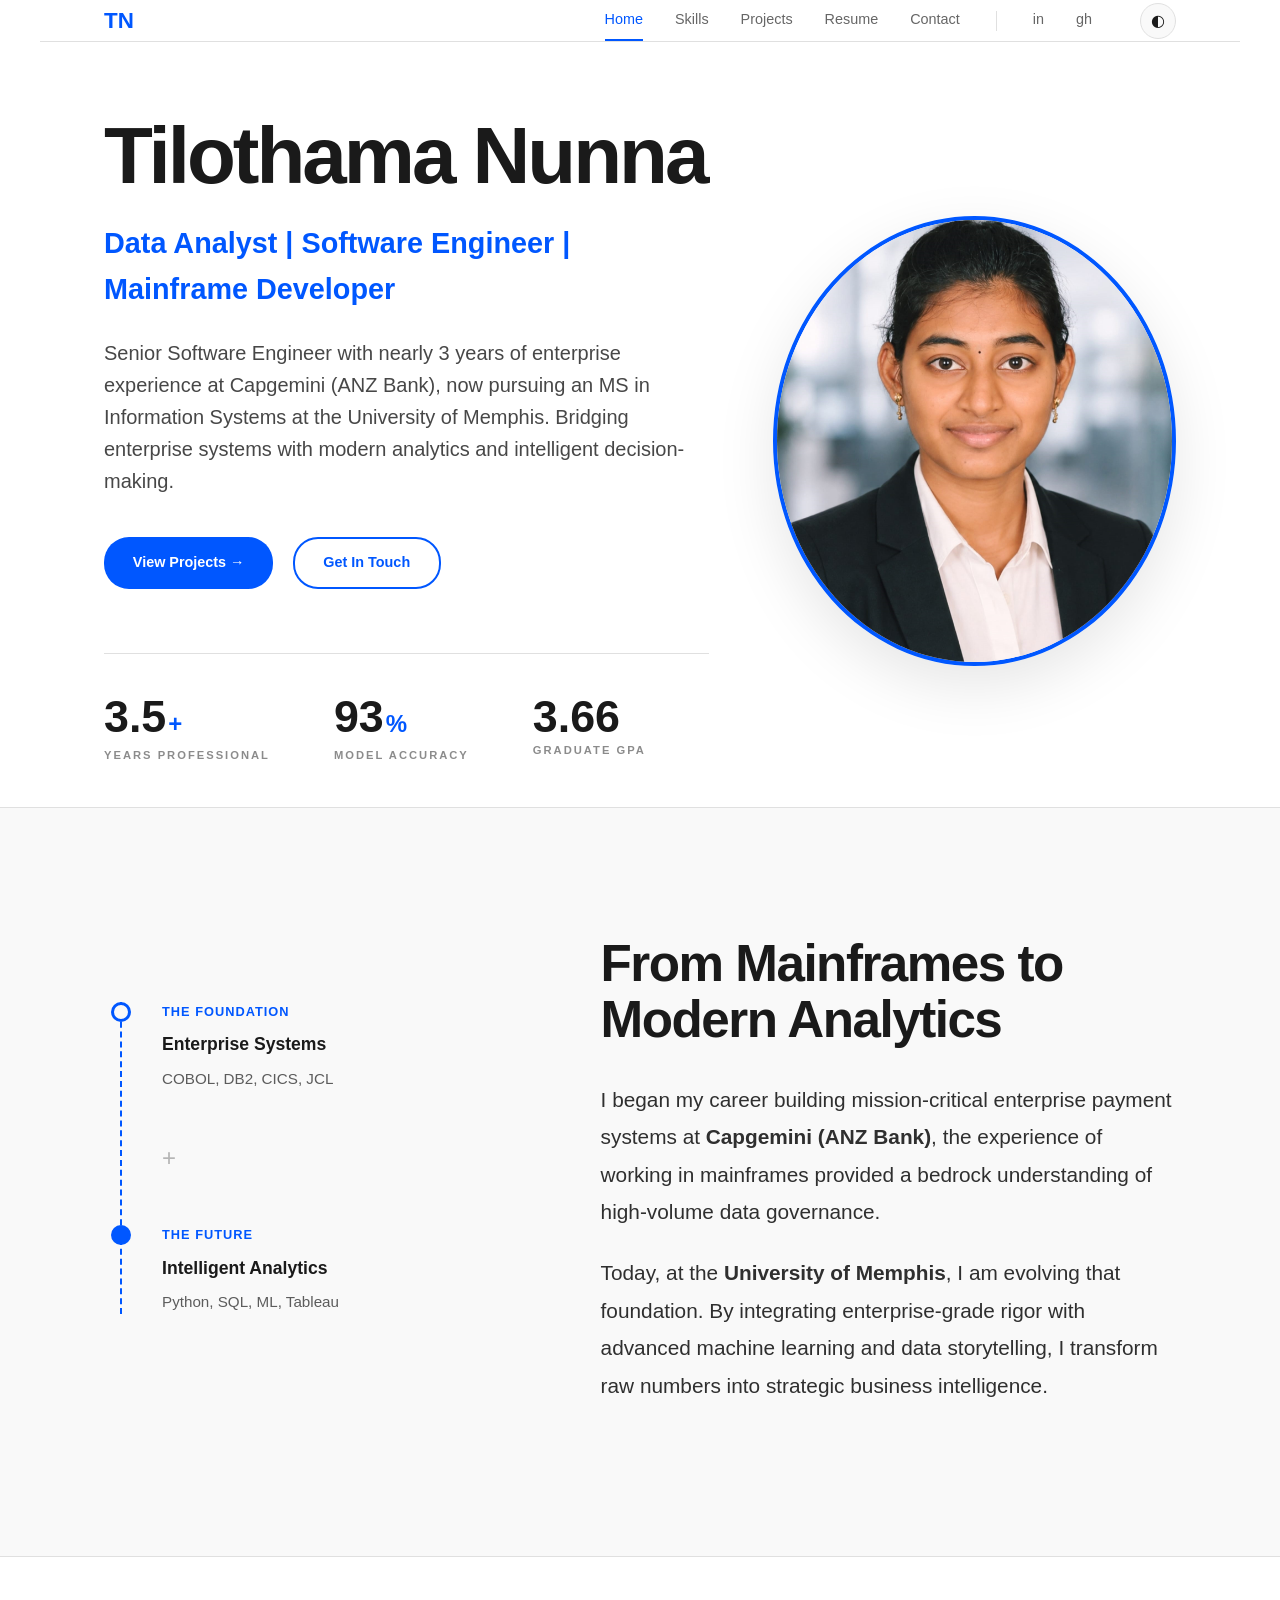
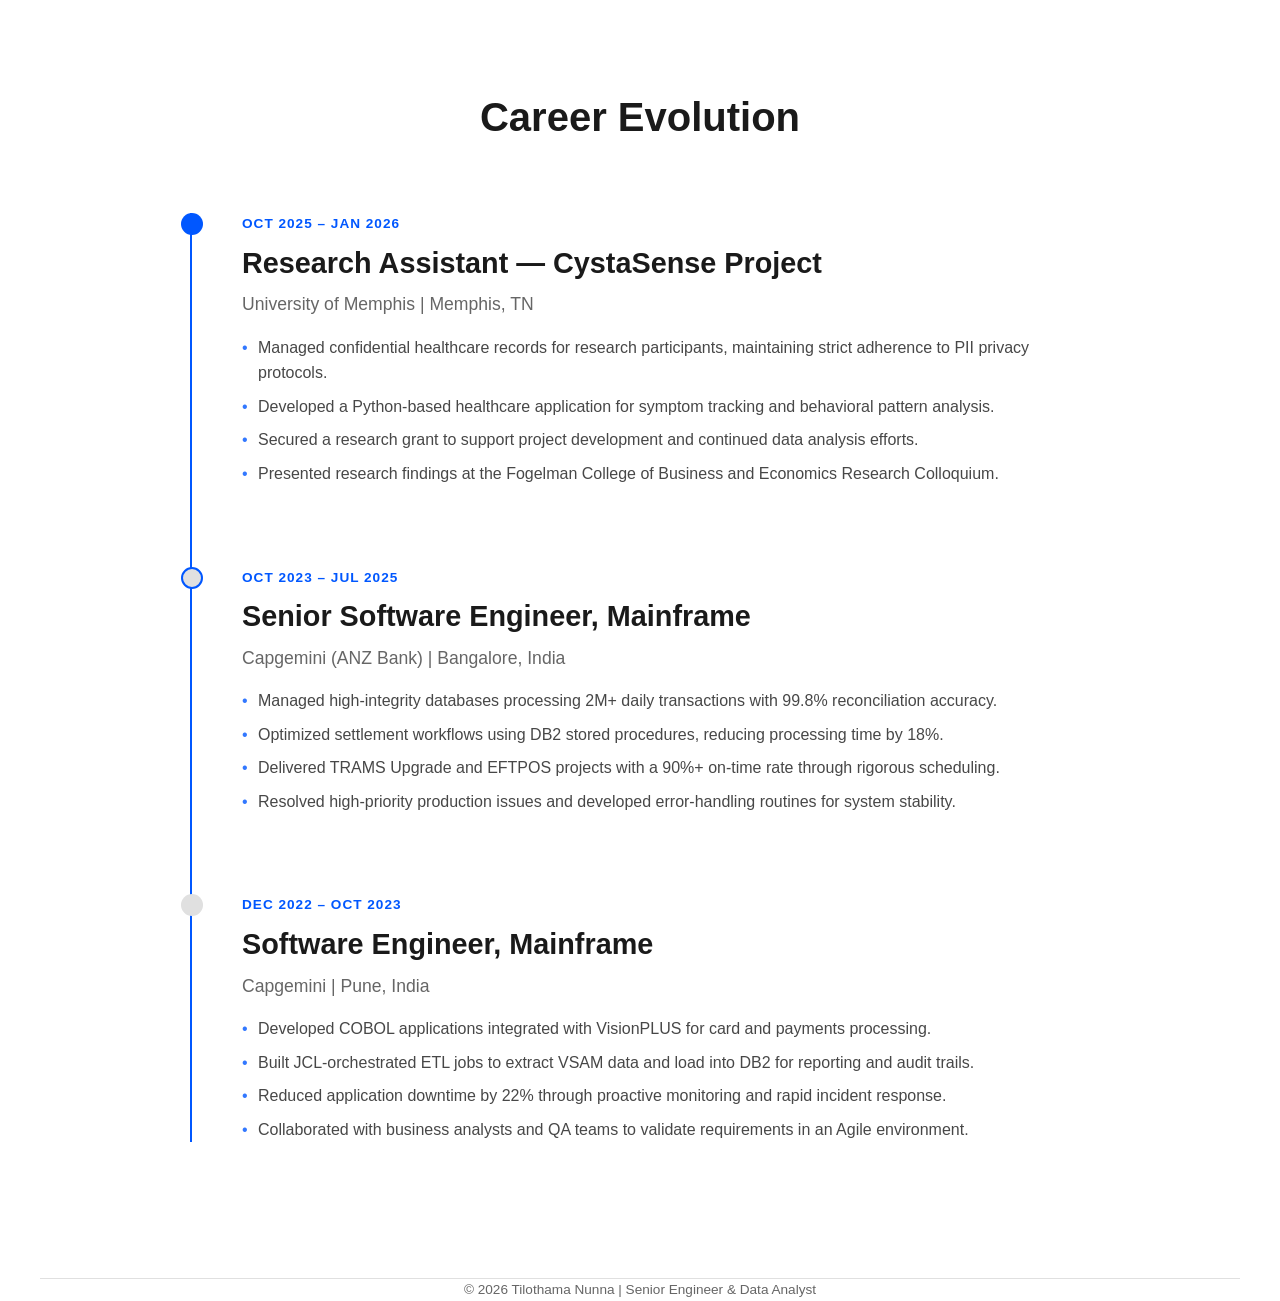
<file: index.html>
<!DOCTYPE html>
<html lang="en" data-theme="light">
<head>
    <meta charset="UTF-8">
    <meta name="viewport" content="width=device-width, initial-scale=1.0">
    <title>Tilothama Nunna | Portfolio</title>
    <link rel="stylesheet" href="style.css">
</head>
<body>

    <!-- NAVIGATION -->
    <nav class="container-wide">
        <div class="logo"><strong>TN</strong></div>

        <!-- Desktop links -->
        <div class="nav-links">
            <a href="index.html" class="active">Home</a>
            <a href="skills.html">Skills</a>
            <a href="projects.html">Projects</a>
            <a href="resume.html">Resume</a>
            <a href="contact.html">Contact</a>
            <span style="border-left: 1px solid var(--border); margin: 0 4px; height: 20px;"></span>
            <a href="https://www.linkedin.com/in/ntilothama" target="_blank" title="LinkedIn">in</a>
            <a href="https://github.com/tilothamanunna" target="_blank" title="GitHub">gh</a>
            <button id="theme-btn">&#9680;</button>
        </div>

        <!-- Hamburger (mobile only) -->
        <button class="hamburger" id="hamburger-btn" aria-label="Toggle menu">
            <span></span>
            <span></span>
            <span></span>
        </button>
    </nav>

    <!-- Mobile Drawer -->
    <div class="mobile-nav" id="mobile-nav">
        <a href="index.html" class="active">Home</a>
        <a href="skills.html">Skills</a>
        <a href="projects.html">Projects</a>
        <a href="resume.html">Resume</a>
        <a href="contact.html">Contact</a>
        <a href="https://www.linkedin.com/in/ntilothama" target="_blank">LinkedIn</a>
        <a href="https://github.com/tilothamanunna" target="_blank">GitHub</a>
    </div>

    <!-- HERO SECTION -->
    <section class="container-wide">
        <div class="hero-split">

            <div class="hero-content">
                <h1 class="hero-name">Tilothama Nunna</h1>
                <p class="hero-role">Data Analyst | Software Engineer | Mainframe Developer</p>
                <p class="hero-desc">
                    Senior Software Engineer with nearly 3 years of enterprise experience at Capgemini (ANZ Bank),
                    now pursuing an MS in Information Systems at the University of Memphis. Bridging enterprise systems
                    with modern analytics and intelligent decision-making.
                </p>

                <div class="hero-btns">
                    <a href="projects.html" class="btn primary">View Projects &rarr;</a>
                    <a href="contact.html" class="btn secondary">Get In Touch</a>
                </div>

                <!-- Metrics Bar -->
                <div class="metrics-bar">
                    <div class="metric-item">
                        <div class="metric-value-row">
                            <span class="metric-number">3.5</span>
                            <span class="metric-unit">+</span>
                        </div>
                        <span class="metric-label">Years Professional</span>
                    </div>
                    <div class="metric-item">
                        <div class="metric-value-row">
                            <span class="metric-number">93</span>
                            <span class="metric-unit">%</span>
                        </div>
                        <span class="metric-label">Model Accuracy</span>
                    </div>
                    <div class="metric-item">
                        <div class="metric-value-row">
                            <span class="metric-number">3.66</span>
                        </div>
                        <span class="metric-label">Graduate GPA</span>
                    </div>
                </div>
            </div>

            <div class="hero-image-container">
                <img src="images/profile.jpg" alt="Tilothama Nunna" class="hero-profile-img">
            </div>

        </div>
    </section>

    <!-- ABOUT SECTION -->
    <section class="about-section">
        <div class="container-wide">
            <div class="about-inner">

                <!-- Left: Technical Transition -->
                <div class="about-left">
                    <div class="about-timeline-box">
                        <div class="about-step">
                            <div class="about-step-dot"></div>
                            <h4>The Foundation</h4>
                            <p class="step-title">Enterprise Systems</p>
                            <p class="step-sub">COBOL, DB2, CICS, JCL</p>
                        </div>
                        <div class="about-connector">+</div>
                        <div class="about-step">
                            <div class="about-step-dot filled"></div>
                            <h4>The Future</h4>
                            <p class="step-title">Intelligent Analytics</p>
                            <p class="step-sub">Python, SQL, ML, Tableau</p>
                        </div>
                    </div>
                </div>

                <!-- Right: Story -->
                <div class="about-right">
                    <h2>From Mainframes to Modern Analytics</h2>
                    <p>
                        I began my career building mission-critical enterprise payment systems at
                        <strong>Capgemini (ANZ Bank)</strong>, the experience of working in mainframes provided
                        a bedrock understanding of high-volume data governance.
                    </p>
                    <p>
                        Today, at the <strong>University of Memphis</strong>, I am evolving that foundation.
                        By integrating enterprise-grade rigor with advanced machine learning and data storytelling,
                        I transform raw numbers into strategic business intelligence.
                    </p>
                </div>

            </div>
        </div>
    </section>

    <!-- CAREER SECTION -->
    <section class="career-section">
        <div class="container-wide">
            <h2>Career Evolution</h2>
            <div class="career-timeline">

                <div class="career-item">
                    <div class="career-dot"></div>
                    <p class="career-date">OCT 2025 &ndash; JAN 2026</p>
                    <h3 class="career-title">Research Assistant &mdash; CystaSense Project</h3>
                    <p class="career-company">University of Memphis | Memphis, TN</p>
                    <ul class="career-list">
                        <li>Managed confidential healthcare records for research participants, maintaining strict adherence to PII privacy protocols.</li>
                        <li>Developed a Python-based healthcare application for symptom tracking and behavioral pattern analysis.</li>
                        <li>Secured a research grant to support project development and continued data analysis efforts.</li>
                        <li>Presented research findings at the Fogelman College of Business and Economics Research Colloquium.</li>
                    </ul>
                </div>

                <div class="career-item">
                    <div class="career-dot outlined"></div>
                    <p class="career-date">OCT 2023 &ndash; JUL 2025</p>
                    <h3 class="career-title">Senior Software Engineer, Mainframe</h3>
                    <p class="career-company">Capgemini (ANZ Bank) | Bangalore, India</p>
                    <ul class="career-list">
                        <li>Managed high-integrity databases processing 2M+ daily transactions with 99.8% reconciliation accuracy.</li>
                        <li>Optimized settlement workflows using DB2 stored procedures, reducing processing time by 18%.</li>
                        <li>Delivered TRAMS Upgrade and EFTPOS projects with a 90%+ on-time rate through rigorous scheduling.</li>
                        <li>Resolved high-priority production issues and developed error-handling routines for system stability.</li>
                    </ul>
                </div>

                <div class="career-item">
                    <div class="career-dot empty"></div>
                    <p class="career-date">Dec 2022 &ndash; OCT 2023</p>
                    <h3 class="career-title">Software Engineer, Mainframe</h3>
                    <p class="career-company">Capgemini | Pune, India</p>
                    <ul class="career-list">
                        <li>Developed COBOL applications integrated with VisionPLUS for card and payments processing.</li>
                        <li>Built JCL-orchestrated ETL jobs to extract VSAM data and load into DB2 for reporting and audit trails.</li>
                        <li>Reduced application downtime by 22% through proactive monitoring and rapid incident response.</li>
                        <li>Collaborated with business analysts and QA teams to validate requirements in an Agile environment.</li>
                    </ul>
                </div>

            </div>
        </div>
    </section>

    <!-- FOOTER -->
    <footer class="container-wide">
        <p>&copy; 2026 Tilothama Nunna | Senior Engineer &amp; Data Analyst</p>
    </footer>

    <script src="script.js"></script>
    <script>
        // Hamburger toggle
        const hamburgerBtn = document.getElementById('hamburger-btn');
        const mobileNav = document.getElementById('mobile-nav');

        hamburgerBtn.addEventListener('click', function(e) {
            e.stopPropagation();
            hamburgerBtn.classList.toggle('active');
            mobileNav.classList.toggle('active');
        });

        // Close on link tap
        mobileNav.querySelectorAll('a').forEach(function(link) {
            link.addEventListener('click', function() {
                hamburgerBtn.classList.remove('active');
                mobileNav.classList.remove('active');
            });
        });

        // Close on outside tap
        document.addEventListener('click', function(e) {
            if (!hamburgerBtn.contains(e.target) && !mobileNav.contains(e.target)) {
                hamburgerBtn.classList.remove('active');
                mobileNav.classList.remove('active');
            }
        });
    </script>
</body>
</html>
</file>
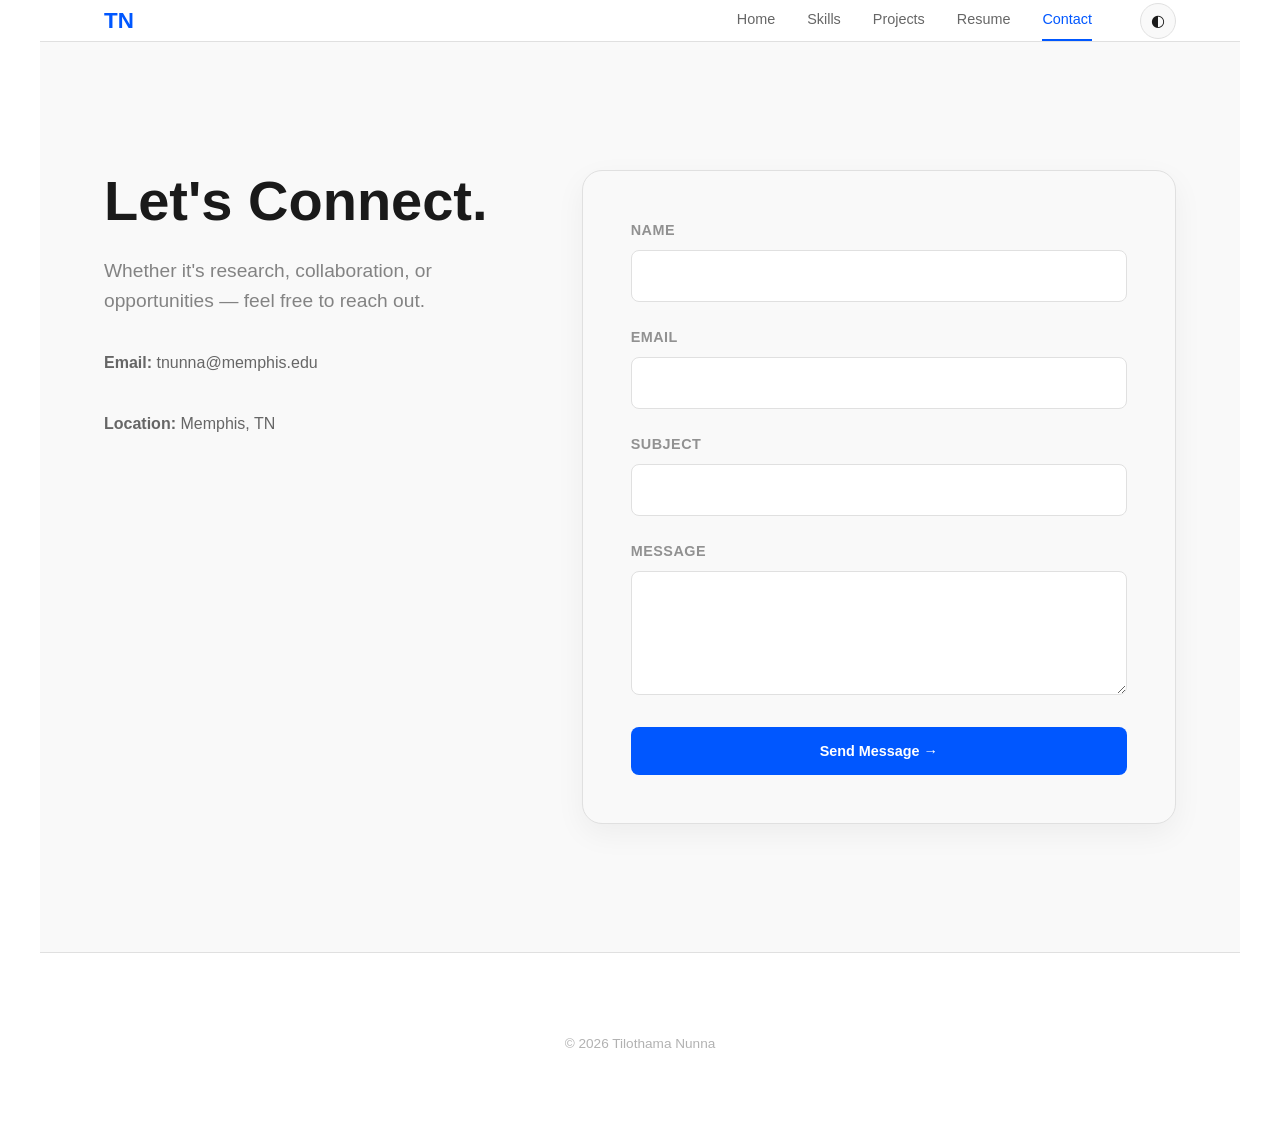
<file: contact.html>
<!DOCTYPE html>
<html lang="en">
<head>
    <meta charset="UTF-8">
    <meta name="viewport" content="width=device-width, initial-scale=1.0">
    <title>Contact | Tilothama Nunna</title>
    <link rel="stylesheet" href="style.css">

    <style>
        .contact-container {
            display: flex;
            gap: 4rem;
            padding: 8rem 0;
            min-height: 80vh;
        }

        .contact-info { flex: 1; }

        .contact-form {
            flex: 1.2;
            background: var(--card-bg);
            padding: 3rem;
            border-radius: 20px;
            border: 1px solid var(--border);
            box-shadow: 0 10px 30px rgba(0,0,0,0.05);
        }

        .form-group { margin-bottom: 1.5rem; }

        .form-group label {
            display: block;
            margin-bottom: 0.5rem;
            font-weight: 600;
            font-size: 0.9rem;
            text-transform: uppercase;
            opacity: 0.7;
        }

        .form-group input,
        .form-group textarea {
            width: 100%;
            padding: 1rem;
            border: 1px solid var(--border);
            background: var(--bg);
            color: var(--text);
            border-radius: 8px;
            font-size: 1rem;
            box-sizing: border-box;
        }

        .submit-btn {
            background: var(--accent);
            color: white;
            padding: 1rem 2rem;
            border: none;
            border-radius: 8px;
            font-weight: 700;
            cursor: pointer;
            transition: 0.2s;
            width: 100%;
        }

        .submit-btn:hover {
            transform: translateY(-2px);
            filter: brightness(1.1);
        }

        #success-message {
            display: none;
            margin-top: 15px;
            color: green;
            font-weight: 600;
            text-align: center;
        }

        @media (max-width: 1024px) {
            .contact-container {
                flex-direction: column;
                padding: 4rem 0;
            }
        }
    </style>
</head>

<body>

<nav class="container-wide">
    <div class="logo"><strong>TN</strong></div>

    <div class="nav-links">
        <a href="index.html">Home</a>
        <a href="skills.html">Skills</a>
        <a href="projects.html">Projects</a>
        <a href="resume.html">Resume</a>
        <a href="contact.html" class="active">Contact</a>
        <button id="theme-btn">◐</button>
    </div>
</nav>

<section class="container-wide">
    <div class="contact-container">

        <!-- LEFT SIDE -->
        <div class="contact-info">
            <h1 style="font-size:3.5rem;">Let's Connect.</h1>

            <p style="font-size:1.2rem; opacity:0.8; line-height:1.6;">
                Whether it's research, collaboration, or opportunities — feel free to reach out.
            </p>

            <div style="margin-top:2rem; line-height:2;">
                <p><strong>Email:</strong> tnunna@memphis.edu</p>
                <p><strong>Location:</strong> Memphis, TN</p>
            </div>
        </div>

        <!-- FORM -->
        <div class="contact-form">

            <form id="contact-form">

                <div class="form-group">
                    <label>Name</label>
                    <input type="text" id="name" required>
                </div>

                <div class="form-group">
                    <label>Email</label>
                    <input type="email" id="email" required>
                </div>

                <div class="form-group">
                    <label>Subject</label>
                    <input type="text" id="subject">
                </div>

                <div class="form-group">
                    <label>Message</label>
                    <textarea id="message" rows="5" required></textarea>
                </div>

                <button type="submit" class="submit-btn">
                    Send Message →
                </button>

            </form>

            <p id="success-message">
                Message sent successfully!
            </p>

        </div>

    </div>
</section>

<footer class="container-wide" style="padding:5rem 0; text-align:center;">
    <p style="opacity:0.5;">© 2026 Tilothama Nunna</p>
</footer>

<script>
const SHEET_URL =
"https://script.google.com/macros/s/AKfycbwkb7DxazkRYAurWGTvhu4qbGsowBkXio59sZD7L_QnhDMCrVAfrhn2oHenVOMrf3vbIQ/exec";

document.getElementById("contact-form").addEventListener("submit", function(e) {
    e.preventDefault();

    const name = document.getElementById("name").value.trim();
    const email = document.getElementById("email").value.trim();
    const subject = document.getElementById("subject").value.trim();
    const message = document.getElementById("message").value.trim();

    const btn = document.querySelector(".submit-btn");

    btn.innerText = "Sending...";
    btn.disabled = true;

    fetch(SHEET_URL, {
        method: "POST",
        mode: "no-cors",
        body: JSON.stringify({
            name,
            email,
            subject,
            message
        })
    });

    document.getElementById("success-message").style.display = "block";
    document.getElementById("contact-form").reset();

    btn.innerText = "Send Message →";
    btn.disabled = false;
});
</script>

</body>
</html>
</file>
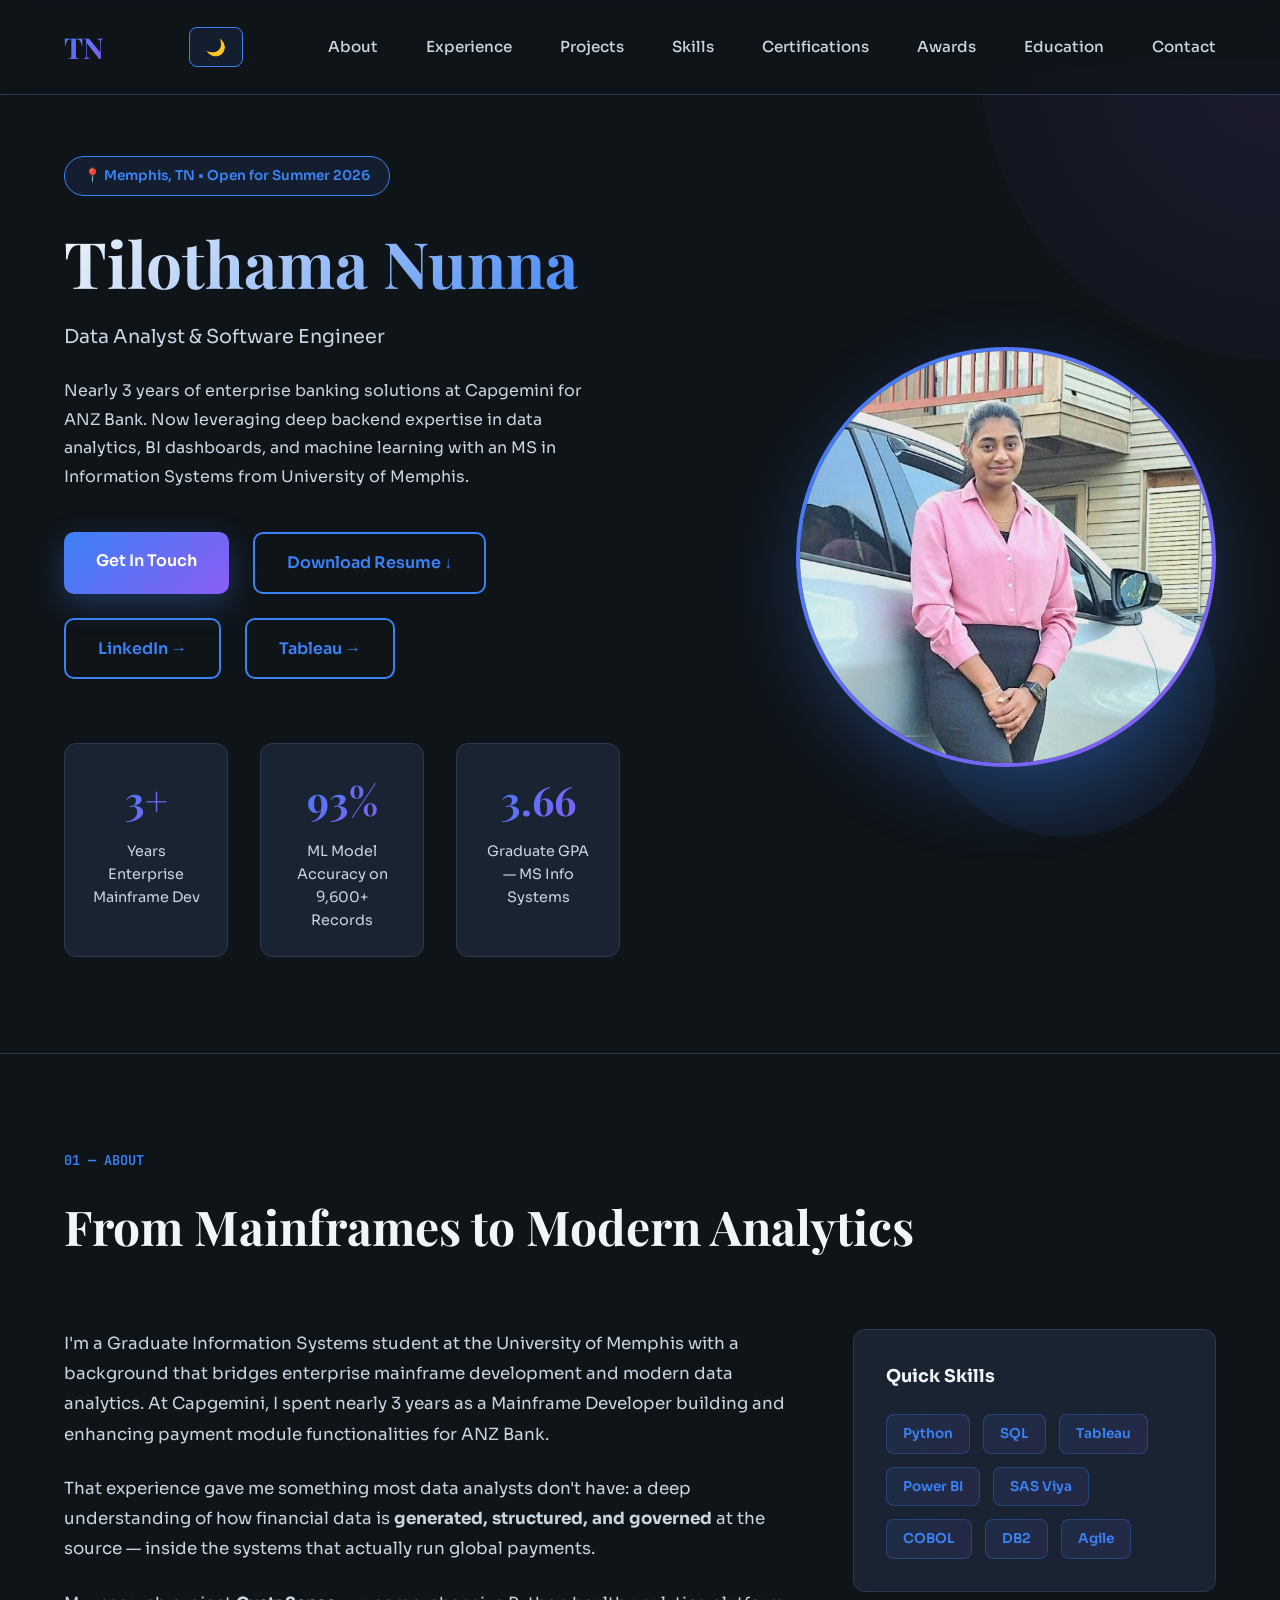
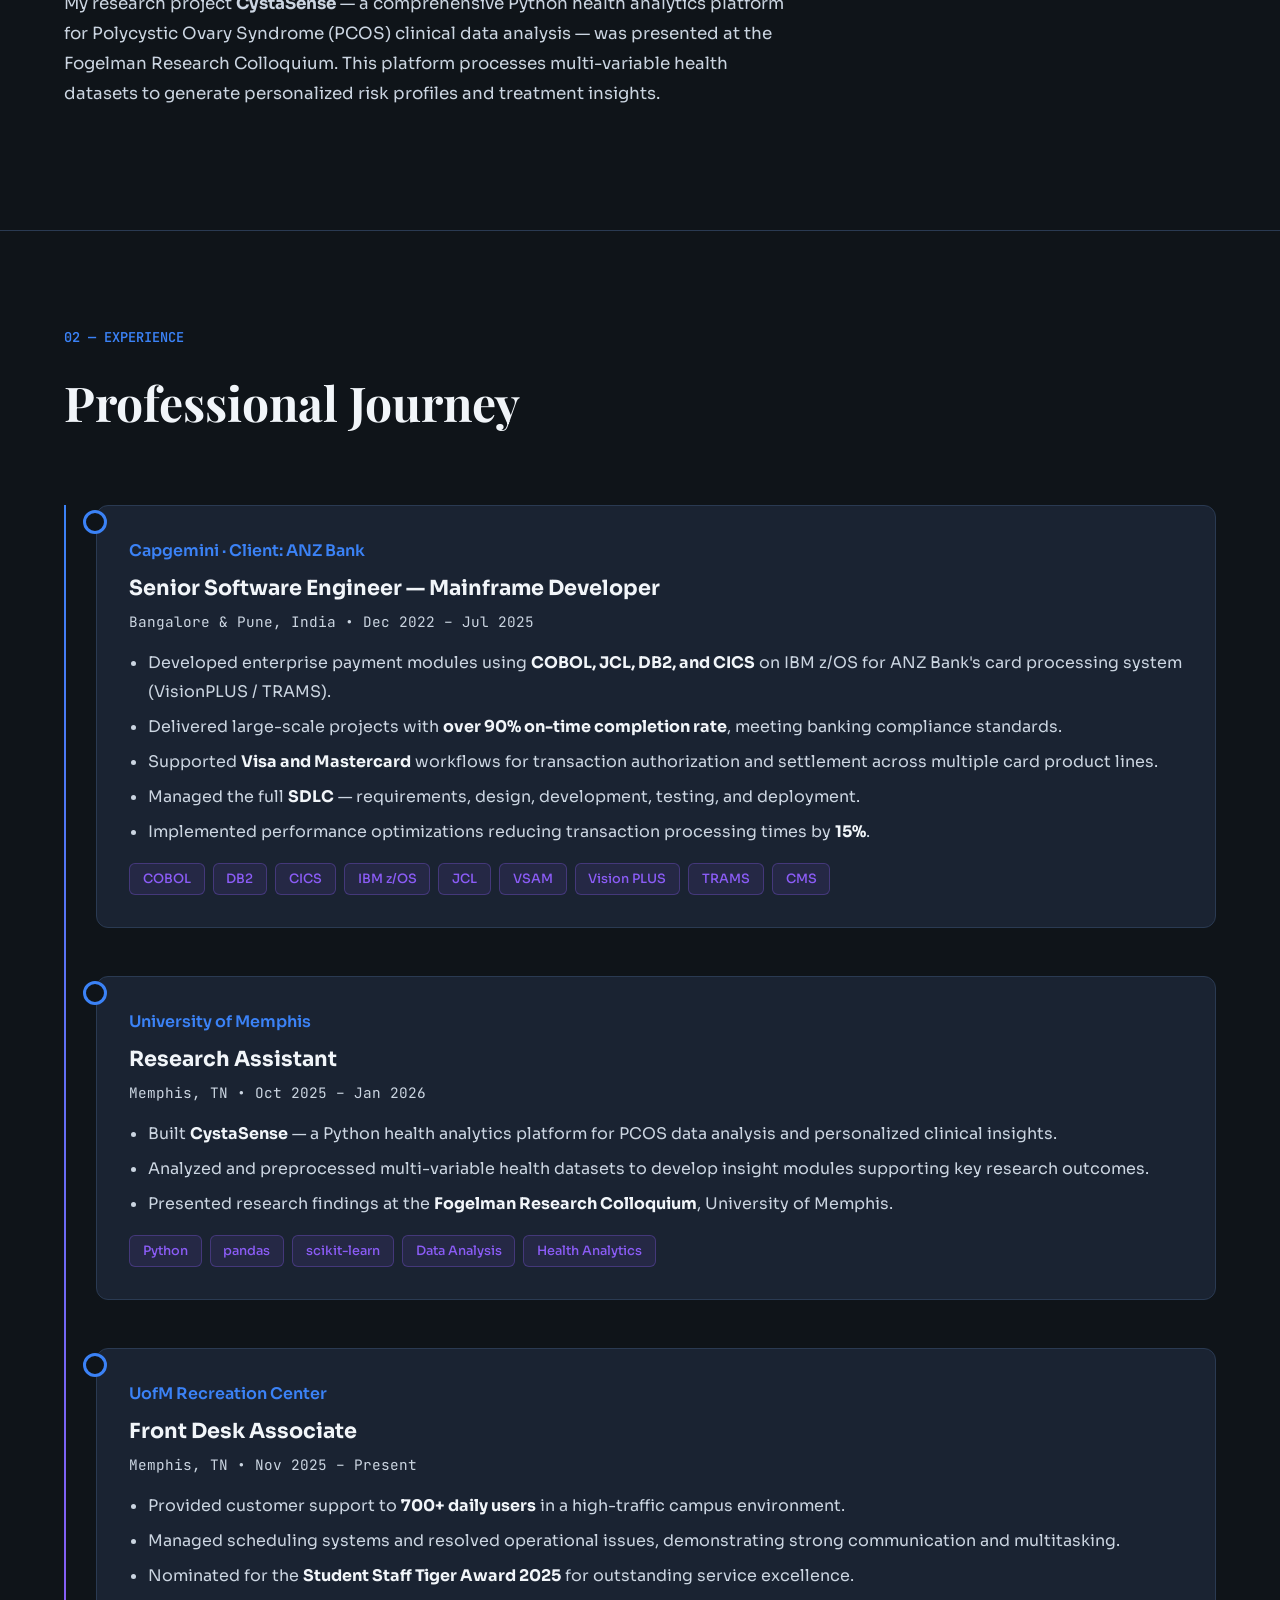
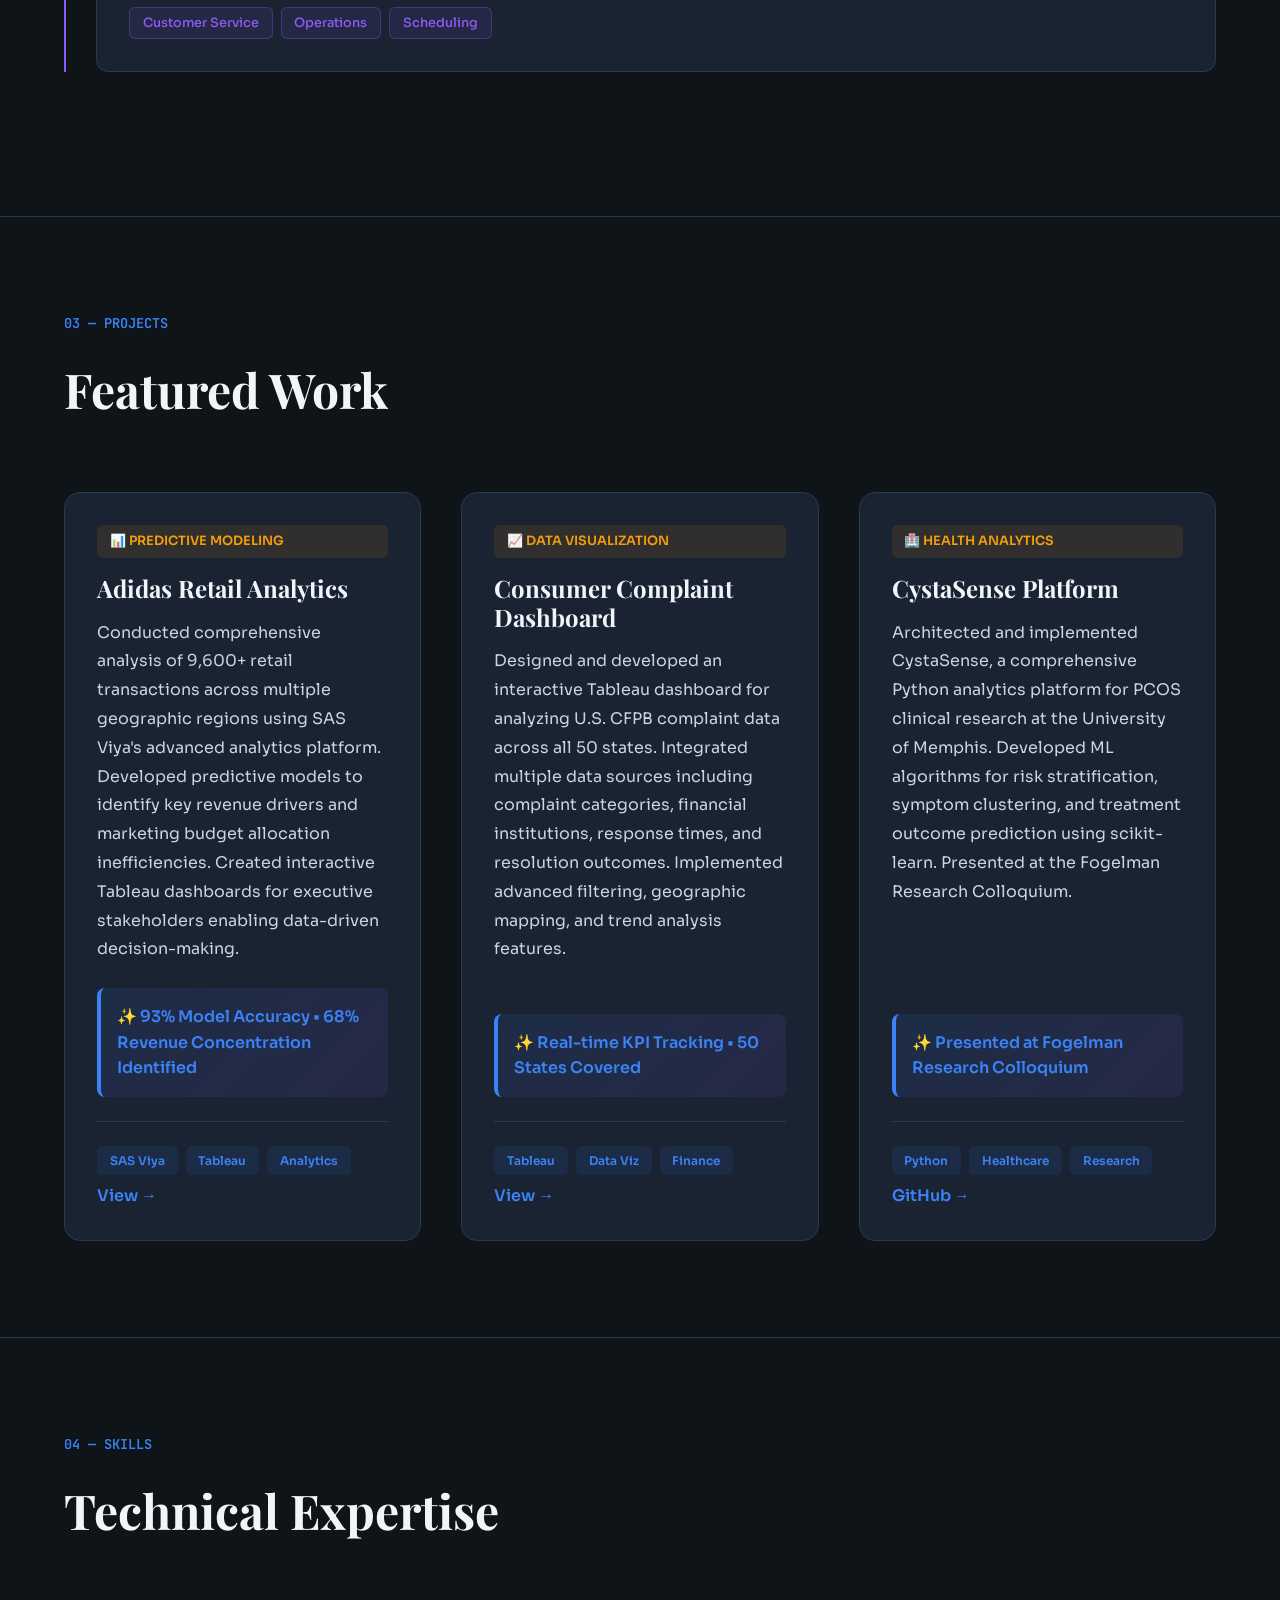
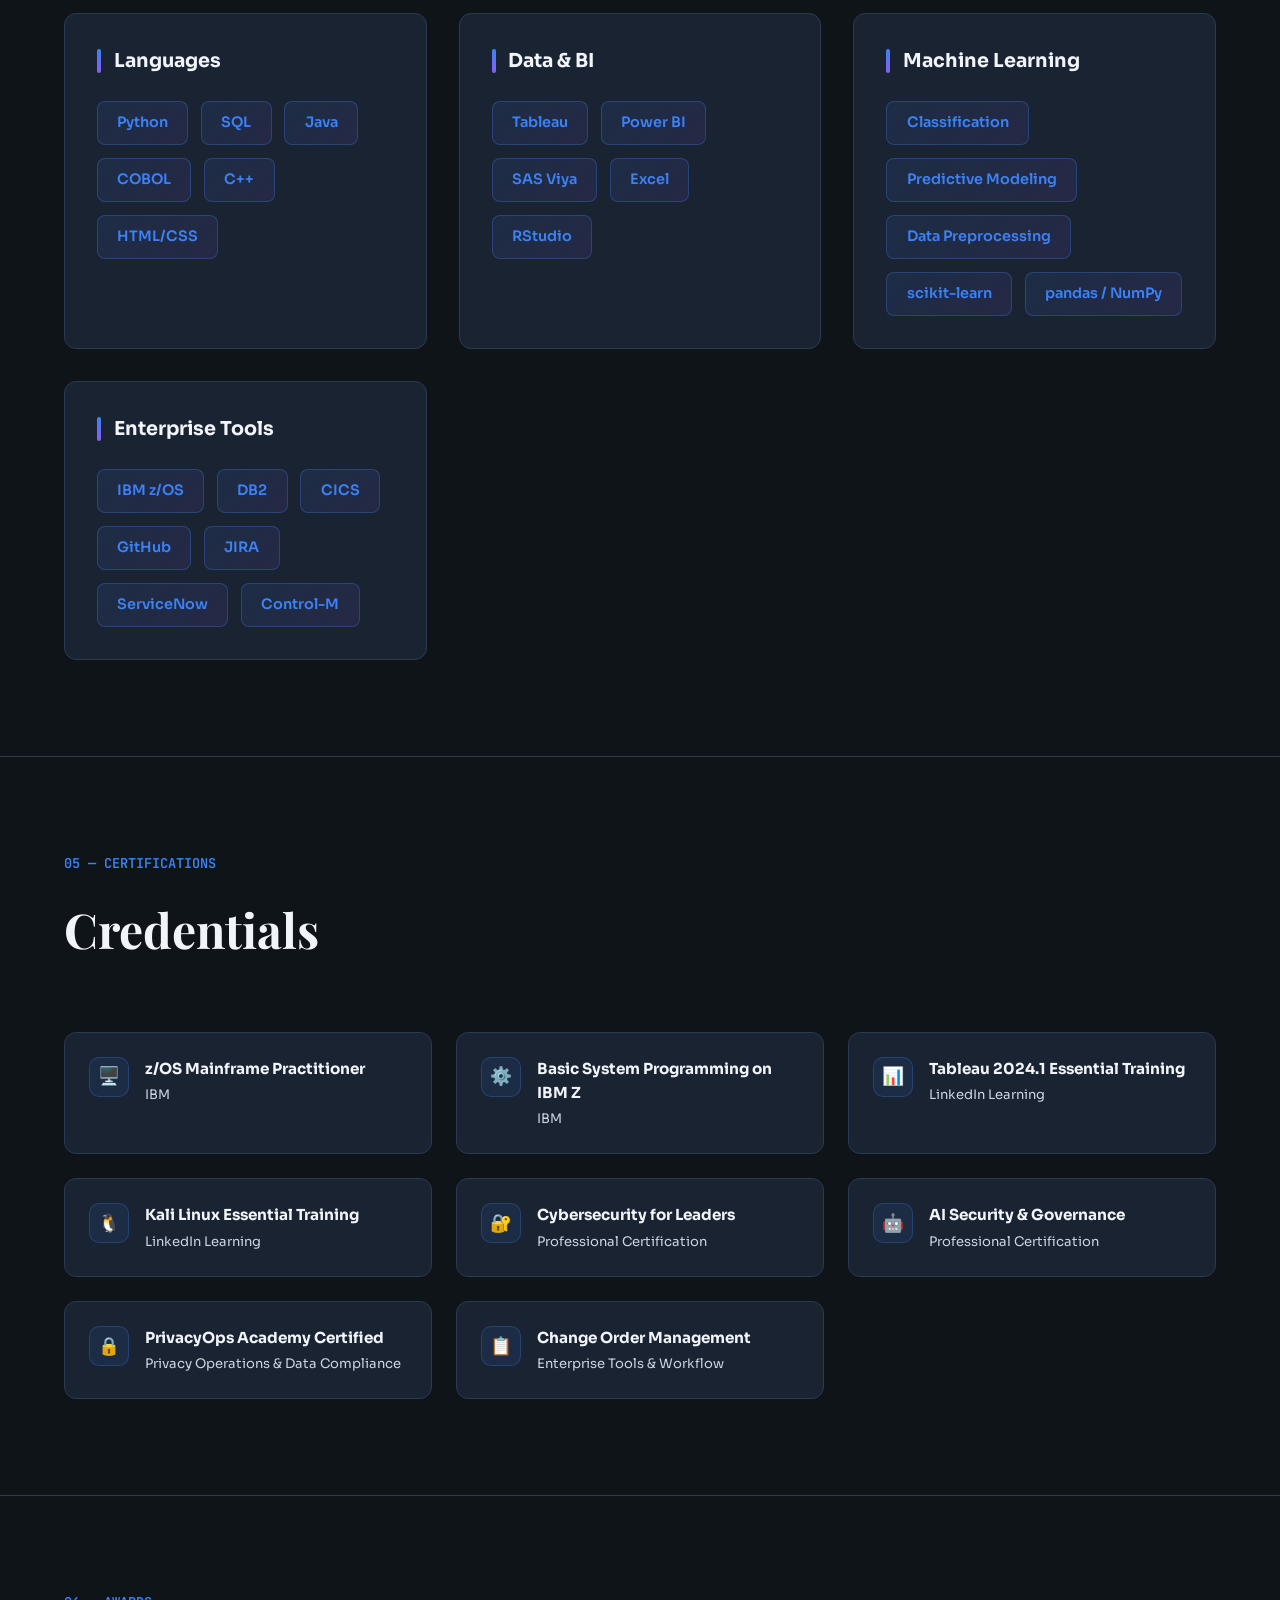
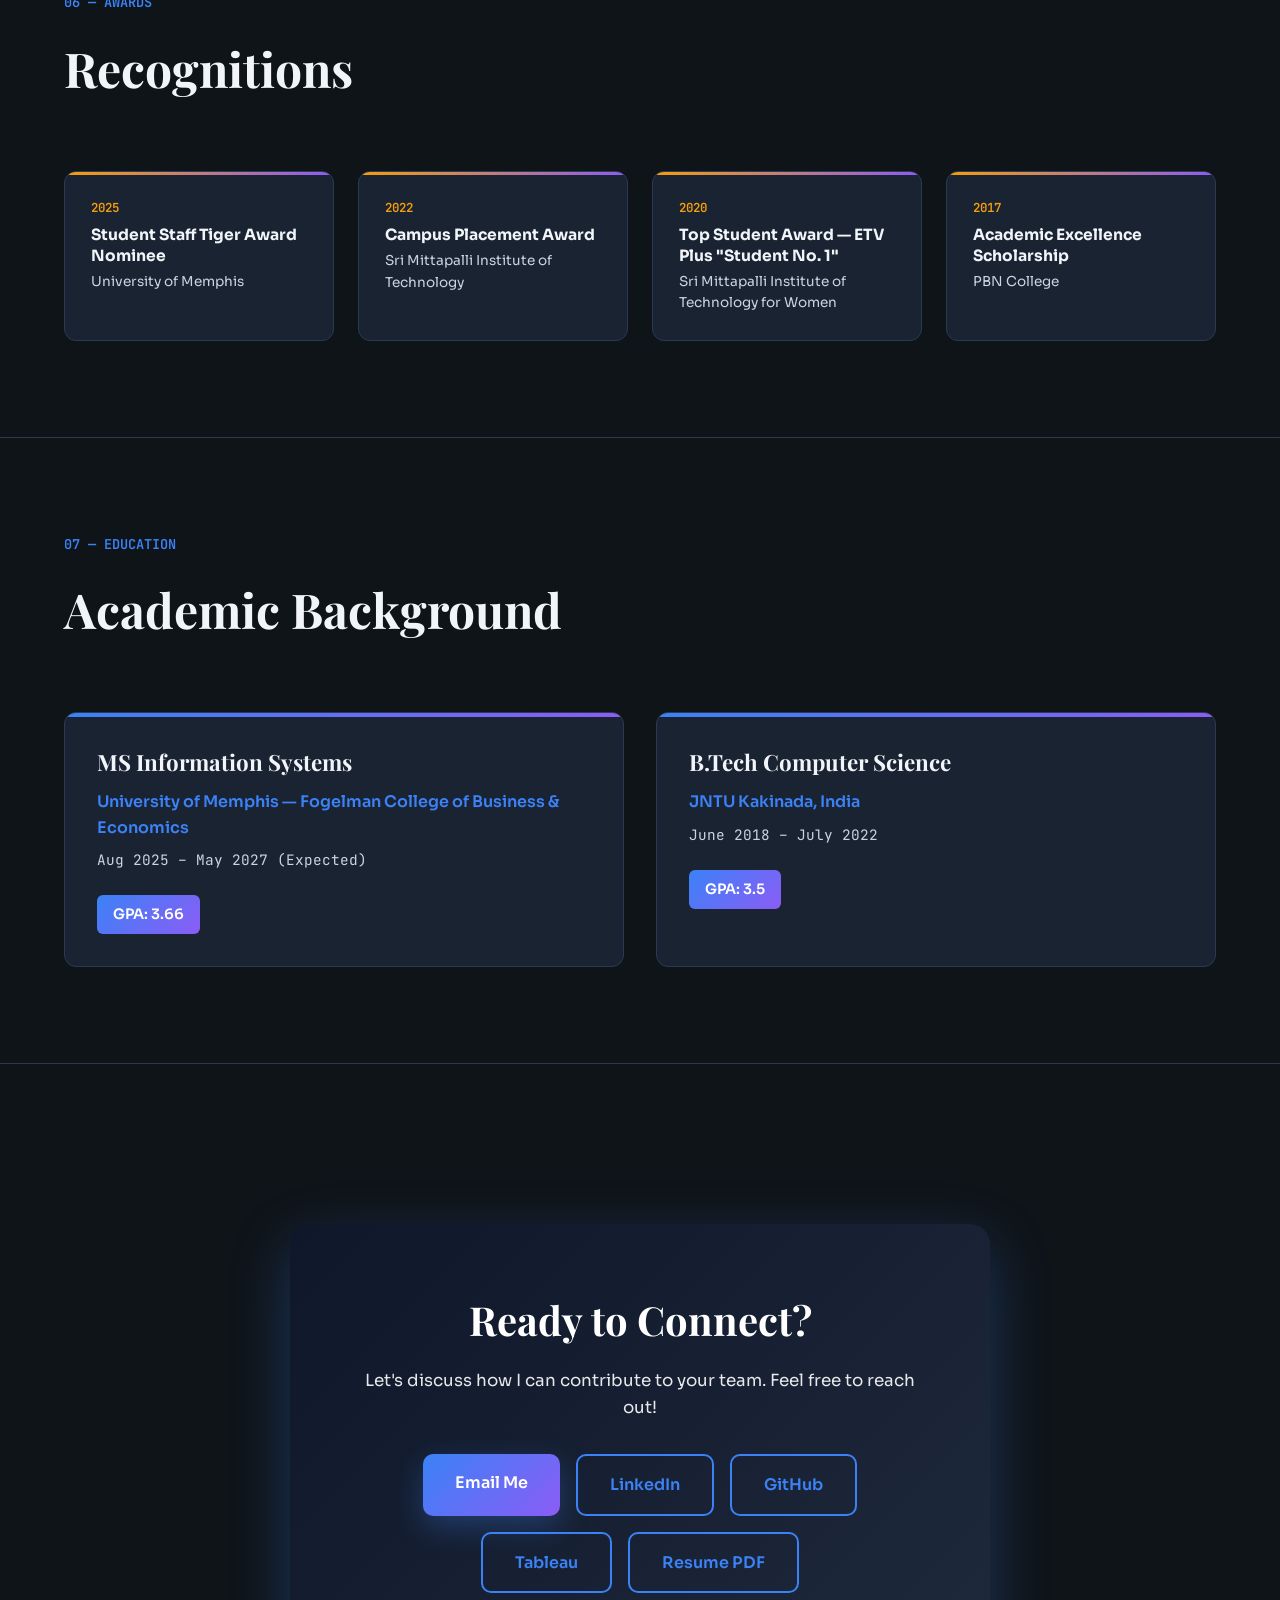
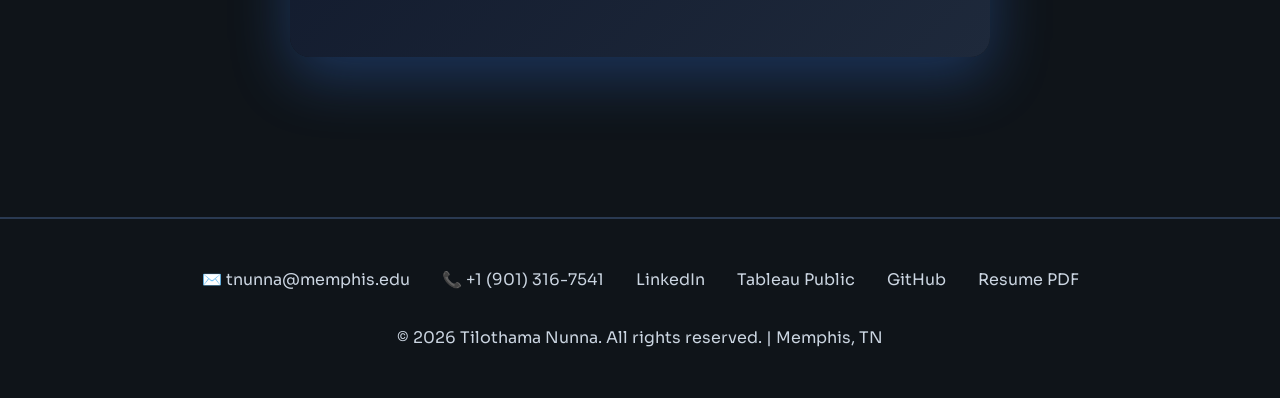
<file: indexold.html>
<!DOCTYPE html>
<html lang="en">
<head>
  <meta charset="UTF-8">
  <meta name="viewport" content="width=device-width, initial-scale=1.0">
  <title>Tilothama Nunna | Data Analyst & Software Engineer</title>
  <link href="https://fonts.googleapis.com/css2?family=Sora:wght@400;500;600;700&family=Playfair+Display:wght@700&family=JetBrains+Mono:wght@400;500&display=swap" rel="stylesheet">
  <style>
    * { margin: 0; padding: 0; box-sizing: border-box; }
    :root {
      --primary: #0f172a; --secondary: #1e293b; --accent-blue: #3b82f6;
      --accent-purple: #8b5cf6; --accent-orange: #f59e0b; --text-light: #f1f5f9;
      --text-muted: #cbd5e1; --bg-dark: #0f1419; --bg-card: #1a2332;
      --border: #2a3a52; --success: #10b981;
    }
    .dark-mode { --primary: #ffffff; --secondary: #f1f5f9; --accent-blue: #2563eb; --accent-purple: #7c3aed; --accent-orange: #ea580c; --text-light: #0f172a; --text-muted: #64748b; --bg-dark: #ffffff; --bg-card: #f8fafc; --border: #e2e8f0; --success: #059669; }
    .dark-mode footer { background: #0f1419; color: #cbd5e1; }
    .dark-mode .footer-links a { color: #cbd5e1; }
    .dark-mode .footer-links a:hover { color: #3b82f6; }
    .dark-mode .contact-section { background: linear-gradient(135deg, #0f172a, #1e293b); }
    body { background: var(--bg-dark); color: var(--text-light); font-family: 'Sora', sans-serif; line-height: 1.6; overflow-x: hidden; scroll-behavior: smooth; }
    ::-webkit-scrollbar { width: 8px; }
    ::-webkit-scrollbar-track { background: var(--bg-dark); }
    ::-webkit-scrollbar-thumb { background: var(--accent-blue); border-radius: 4px; }
    ::-webkit-scrollbar-thumb:hover { background: var(--accent-purple); }
    nav { position: fixed; top: 0; left: 0; right: 0; z-index: 1000; padding: 1.5rem 4rem; background: rgba(15, 20, 25, 0.8); backdrop-filter: blur(10px); border-bottom: 1px solid var(--border); display: flex; justify-content: space-between; align-items: center; }
    .logo { font-family: 'Playfair Display', serif; font-size: 1.8rem; font-weight: 700; background: linear-gradient(135deg, var(--accent-blue), var(--accent-purple)); -webkit-background-clip: text; -webkit-text-fill-color: transparent; background-clip: text; cursor: pointer; transition: transform 0.3s ease; text-decoration: none; }
    .logo:hover { transform: scale(1.05); }
    .nav-menu { display: flex; gap: 3rem; list-style: none; }
    .nav-menu a { color: var(--text-muted); text-decoration: none; font-size: 0.95rem; font-weight: 500; transition: all 0.3s ease; position: relative; padding-bottom: 4px; }
    .nav-menu a::after { content: ''; position: absolute; bottom: 0; left: 0; width: 0; height: 2px; background: linear-gradient(90deg, var(--accent-blue), var(--accent-purple)); transition: width 0.3s ease; }
    .nav-menu a:hover { color: var(--text-light); }
    .nav-menu a.active { color: var(--text-light); }
    .nav-menu a:hover::after { width: 100%; }
    .scroll-progress { position: absolute; top: 0; left: 0; width: 0%; height: 4px; background: linear-gradient(90deg, var(--accent-blue), var(--accent-purple)); border-radius: 0 0 10px 10px; transition: width 0.15s ease; }
    .theme-toggle { background: rgba(59, 130, 246, 0.1); border: 1px solid var(--accent-blue); color: var(--accent-blue); padding: 0.6rem 1rem; border-radius: 8px; cursor: pointer; font-size: 1rem; transition: all 0.3s ease; }
    .theme-toggle:hover { background: var(--accent-blue); color: white; }
    .hamburger { display: none; }
.nav-logo-row { display: contents; }
    .hero { min-height: 100vh; display: grid; grid-template-columns: 1fr 1fr; gap: 2.5rem; align-items: center; padding: 6rem 4rem; margin-top: 60px; position: relative; overflow: hidden; }
    .hero::before { content: ''; position: absolute; top: -300px; right: -300px; width: 600px; height: 600px; background: radial-gradient(circle, rgba(139, 92, 246, 0.1), transparent); border-radius: 50%; pointer-events: none; }
    .hero-content { position: relative; z-index: 2; }
    .hero-tag { display: inline-block; background: rgba(59, 130, 246, 0.1); border: 1px solid var(--accent-blue); color: var(--accent-blue); padding: 0.5rem 1.2rem; border-radius: 20px; font-size: 0.85rem; font-weight: 600; margin-bottom: 2rem; animation: slideInLeft 0.8s ease; }
    .hero-title { font-family: 'Playfair Display', serif; font-size: clamp(2.5rem, 5vw, 4.5rem); font-weight: 700; line-height: 1.1; margin-bottom: 1.5rem; background: linear-gradient(135deg, var(--text-light), var(--accent-blue)); -webkit-background-clip: text; -webkit-text-fill-color: transparent; background-clip: text; animation: slideInLeft 0.8s ease 0.1s both; }
    .hero-subtitle { color: var(--text-muted); font-size: 1.2rem; margin-bottom: 1.5rem; animation: slideInLeft 0.8s ease 0.2s both; }
    .hero-description { color: var(--text-muted); font-size: 1rem; line-height: 1.8; max-width: 550px; margin-bottom: 2.5rem; animation: slideInLeft 0.8s ease 0.3s both; }
    .hero-cta { display: flex; gap: 1.5rem; animation: slideInLeft 0.8s ease 0.4s both; flex-wrap: wrap; }
    .btn { padding: 1rem 2rem; border-radius: 10px; font-size: 1rem; font-weight: 600; cursor: pointer; transition: all 0.3s ease; border: none; text-decoration: none; display: inline-block; text-align: center; }
    .btn-primary { background: linear-gradient(135deg, var(--accent-blue), var(--accent-purple)); color: white; box-shadow: 0 10px 30px rgba(59, 130, 246, 0.3); }
    .btn-primary:hover { transform: translateY(-3px); box-shadow: 0 15px 40px rgba(59, 130, 246, 0.4); }
    .btn-secondary { background: transparent; color: var(--accent-blue); border: 2px solid var(--accent-blue); }
    .btn-secondary:hover { background: var(--accent-blue); color: white; transform: translateY(-3px); }
    .hero-image { position: relative; z-index: 2; animation: slideInRight 0.8s ease 0.2s both; display: flex; justify-content: flex-end; align-items: center; perspective: 1200px; }
    .image-frame { width: 420px; height: 420px; border-radius: 50%; overflow: hidden; border: 4px solid transparent; background: linear-gradient(var(--bg-card), var(--bg-card)) padding-box, linear-gradient(135deg, var(--accent-blue), var(--accent-purple)) border-box; box-shadow: 0 24px 70px rgba(59, 130, 246, 0.25); transition: transform 0.4s ease, box-shadow 0.4s ease; transform-style: preserve-3d; }
    .image-frame:hover { box-shadow: 0 30px 90px rgba(59, 130, 246, 0.35); }
    .image-frame img { width: 100%; height: 100%; object-fit: cover; object-position: center top; transition: transform 0.4s ease; }
    .image-frame:hover img { transform: scale(1.05); }
    .image-glow { position: absolute; width: 300px; height: 300px; bottom: -70px; background: radial-gradient(circle, rgba(59, 130, 246, 0.25), transparent); border-radius: 50%; z-index: -1; }
    .stats { display: grid; grid-template-columns: repeat(3, 1fr); gap: 2rem; margin-top: 4rem; animation: slideInUp 0.8s ease 0.5s both; }
    .stat-item { padding: 1.5rem; background: var(--bg-card); border: 1px solid var(--border); border-radius: 12px; text-align: center; transition: all 0.3s ease; cursor: pointer; }
    .stat-item:hover { border-color: var(--accent-blue); background: rgba(59, 130, 246, 0.05); transform: translateY(-5px); }
    .stat-number { font-family: 'Playfair Display', serif; font-size: 2.5rem; font-weight: 700; background: linear-gradient(135deg, var(--accent-blue), var(--accent-purple)); -webkit-background-clip: text; -webkit-text-fill-color: transparent; background-clip: text; }
    .stat-label { color: var(--text-muted); font-size: 0.9rem; margin-top: 0.5rem; }
    section { padding: 6rem 4rem; border-bottom: 1px solid var(--border); }
    .section-header { margin-bottom: 4rem; }
    .section-tag { color: var(--accent-blue); font-family: 'JetBrains Mono', monospace; font-size: 0.85rem; font-weight: 600; text-transform: uppercase; margin-bottom: 1rem; }
    .section-title { font-family: 'Playfair Display', serif; font-size: 3rem; font-weight: 700; color: var(--text-light); }
    .about-container { display: grid; grid-template-columns: 2fr 1fr; gap: 4rem; align-items: start; }
    .about-text p { color: var(--text-muted); margin-bottom: 1.5rem; line-height: 1.8; font-size: 1.05rem; }
    .skills-quick { background: var(--bg-card); border: 1px solid var(--border); border-radius: 12px; padding: 2rem; }
    .skills-quick h3 { font-size: 1.1rem; margin-bottom: 1.5rem; color: var(--text-light); }
    .skill-list { display: flex; flex-wrap: wrap; gap: 0.8rem; }
    .skill-badge { background: linear-gradient(135deg, rgba(59, 130, 246, 0.1), rgba(139, 92, 246, 0.1)); border: 1px solid rgba(59, 130, 246, 0.3); color: var(--accent-blue); padding: 0.5rem 1rem; border-radius: 8px; font-size: 0.85rem; font-weight: 600; transition: all 0.3s ease; cursor: default; }
    .skill-badge:hover { background: var(--accent-blue); color: white; border-color: var(--accent-blue); transform: translateY(-2px); }
    .timeline { position: relative; padding-left: 2rem; }
    .timeline::before { content: ''; position: absolute; left: 0; top: 0; bottom: 0; width: 2px; background: linear-gradient(180deg, var(--accent-blue), var(--accent-purple)); }
    .timeline-item { margin-bottom: 3rem; position: relative; }
    .timeline-dot { position: absolute; left: -13px; top: 5px; width: 24px; height: 24px; background: var(--bg-dark); border: 3px solid var(--accent-blue); border-radius: 50%; transition: all 0.3s ease; }
    .timeline-item:hover .timeline-dot { border-color: var(--accent-purple); box-shadow: 0 0 20px rgba(139, 92, 246, 0.5); }
    .timeline-content { background: var(--bg-card); border: 1px solid var(--border); border-radius: 12px; padding: 2rem; transition: all 0.3s ease; }
    .timeline-item:hover .timeline-content { border-color: var(--accent-blue); background: rgba(59, 130, 246, 0.05); transform: translateX(10px); }
    .job-title { font-size: 1.3rem; font-weight: 700; color: var(--text-light); margin-bottom: 0.3rem; }
    .job-company { color: var(--accent-blue); font-weight: 600; margin-bottom: 0.5rem; }
    .job-meta { color: var(--text-muted); font-size: 0.9rem; margin-bottom: 1rem; font-family: 'JetBrains Mono', monospace; }
    .job-description { color: var(--text-muted); line-height: 1.8; margin-bottom: 1rem; }
    .job-description ul { padding-left: 1.2rem; }
    .job-description li { margin-bottom: 0.4rem; }
    .job-description strong { color: var(--text-light); }
    .tech-stack { display: flex; flex-wrap: wrap; gap: 0.5rem; }
    .tech-tag { background: rgba(139, 92, 246, 0.1); color: var(--accent-purple); padding: 0.3rem 0.8rem; border-radius: 6px; font-size: 0.8rem; font-weight: 500; border: 1px solid rgba(139, 92, 246, 0.3); }
    .projects-grid { display: grid; grid-template-columns: repeat(auto-fit, minmax(350px, 1fr)); gap: 2.5rem; }
    .project-card { background: var(--bg-card); border: 1px solid var(--border); border-radius: 16px; padding: 2rem; transition: all 0.3s ease; position: relative; overflow: hidden; display: flex; flex-direction: column; }
    .project-card::before { content: ''; position: absolute; top: 0; left: 0; right: 0; height: 4px; background: linear-gradient(90deg, var(--accent-blue), var(--accent-purple)); transform: scaleX(0); transform-origin: left; transition: transform 0.3s ease; }
    .project-card:hover { border-color: var(--accent-blue); transform: translateY(-10px); box-shadow: 0 20px 40px rgba(59, 130, 246, 0.15); }
    .project-card:hover::before { transform: scaleX(1); }
    .project-label { display: inline-block; color: var(--accent-orange); font-size: 0.8rem; font-weight: 600; text-transform: uppercase; margin-bottom: 1rem; background: rgba(245, 158, 11, 0.1); padding: 0.4rem 0.8rem; border-radius: 6px; }
    .project-title { font-family: 'Playfair Display', serif; font-size: 1.5rem; font-weight: 700; color: var(--text-light); margin-bottom: 1rem; line-height: 1.2; }
    .project-description { color: var(--text-muted); line-height: 1.8; margin-bottom: 1.5rem; flex: 1; }
    .project-result { background: linear-gradient(135deg, rgba(59, 130, 246, 0.1), rgba(139, 92, 246, 0.1)); border-left: 4px solid var(--accent-blue); padding: 1rem; border-radius: 8px; color: var(--accent-blue); font-weight: 600; margin-bottom: 1.5rem; }
    .project-meta { display: flex; justify-content: space-between; align-items: center; padding-top: 1.5rem; border-top: 1px solid var(--border); flex-wrap: wrap; gap: 0.5rem; }
    .project-tags { display: flex; flex-wrap: wrap; gap: 0.5rem; }
    .project-tag { background: rgba(59, 130, 246, 0.1); color: var(--accent-blue); padding: 0.3rem 0.8rem; border-radius: 6px; font-size: 0.75rem; font-weight: 600; }
    .project-link { color: var(--accent-blue); text-decoration: none; font-weight: 600; transition: all 0.3s ease; white-space: nowrap; }
    .project-link:hover { color: var(--accent-purple); }
    .skills-container { display: grid; grid-template-columns: repeat(auto-fit, minmax(280px, 1fr)); gap: 2rem; }
    .skill-category { background: var(--bg-card); border: 1px solid var(--border); border-radius: 12px; padding: 2rem; transition: all 0.3s ease; }
    .skill-category:hover { border-color: var(--accent-blue); background: rgba(59, 130, 246, 0.05); transform: translateY(-8px); }
    .skill-category-title { font-size: 1.2rem; font-weight: 700; color: var(--text-light); margin-bottom: 1.5rem; display: flex; align-items: center; gap: 0.8rem; }
    .skill-category-title::before { content: ''; width: 4px; height: 24px; background: linear-gradient(180deg, var(--accent-blue), var(--accent-purple)); border-radius: 2px; }
    .skill-tags { display: flex; flex-wrap: wrap; gap: 0.8rem; }
    .skill-item { background: linear-gradient(135deg, rgba(59, 130, 246, 0.1), rgba(139, 92, 246, 0.1)); color: var(--accent-blue); padding: 0.6rem 1.2rem; border-radius: 8px; font-size: 0.9rem; font-weight: 600; border: 1px solid rgba(59, 130, 246, 0.3); transition: all 0.3s ease; cursor: default; }
    .skill-item:hover { background: var(--accent-blue); color: white; border-color: var(--accent-blue); transform: translateY(-3px); }
    .certs-grid { display: grid; grid-template-columns: repeat(auto-fit, minmax(280px, 1fr)); gap: 1.5rem; }
    .cert-card { background: var(--bg-card); border: 1px solid var(--border); border-radius: 12px; padding: 1.5rem; display: flex; align-items: flex-start; gap: 1rem; transition: all 0.3s ease; }
    .cert-card:hover { border-color: var(--accent-blue); transform: translateY(-4px); background: rgba(59,130,246,0.05); }
    .cert-icon { width: 40px; height: 40px; border-radius: 10px; background: rgba(59,130,246,0.1); border: 1px solid rgba(59,130,246,0.25); display: flex; align-items: center; justify-content: center; font-size: 1.1rem; flex-shrink: 0; }
    .cert-name { font-weight: 700; color: var(--text-light); font-size: 0.95rem; margin-bottom: 0.2rem; }
    .cert-issuer { color: var(--text-muted); font-size: 0.82rem; }
    .awards-grid { display: grid; grid-template-columns: repeat(auto-fit, minmax(240px, 1fr)); gap: 1.5rem; }
    .award-card { background: var(--bg-card); border: 1px solid var(--border); border-radius: 12px; padding: 1.6rem; position: relative; overflow: hidden; transition: all 0.3s ease; }
    .award-card::before { content: ''; position: absolute; top: 0; left: 0; right: 0; height: 3px; background: linear-gradient(90deg, var(--accent-orange), var(--accent-purple)); }
    .award-card:hover { border-color: var(--accent-orange); transform: translateY(-4px); }
    .award-year { color: var(--accent-orange); font-family: 'JetBrains Mono', monospace; font-size: 0.78rem; font-weight: 600; margin-bottom: 0.5rem; }
    .award-title { font-weight: 700; color: var(--text-light); font-size: 0.97rem; margin-bottom: 0.3rem; line-height: 1.3; }
    .award-org { color: var(--text-muted); font-size: 0.85rem; }
    .education-grid { display: grid; grid-template-columns: repeat(auto-fit, minmax(320px, 1fr)); gap: 2rem; }
    .education-card { background: var(--bg-card); border: 1px solid var(--border); border-radius: 12px; padding: 2rem; transition: all 0.3s ease; position: relative; overflow: hidden; }
    .education-card::before { content: ''; position: absolute; top: 0; left: 0; width: 100%; height: 4px; background: linear-gradient(90deg, var(--accent-blue), var(--accent-purple)); }
    .education-card:hover { border-color: var(--accent-blue); transform: translateY(-8px); }
    .degree { font-family: 'Playfair Display', serif; font-size: 1.4rem; font-weight: 700; color: var(--text-light); margin-bottom: 0.5rem; }
    .school { color: var(--accent-blue); font-weight: 600; margin-bottom: 0.5rem; }
    .education-meta { color: var(--text-muted); font-size: 0.9rem; margin-bottom: 1.5rem; font-family: 'JetBrains Mono', monospace; }
    .gpa { display: inline-block; background: linear-gradient(135deg, var(--accent-blue), var(--accent-purple)); color: white; padding: 0.5rem 1rem; border-radius: 6px; font-size: 0.9rem; font-weight: 600; }
    .contact-section { background: linear-gradient(135deg, #0f172a, #1e293b); padding: 4rem; border-radius: 20px; text-align: center; margin: 4rem auto; max-width: 700px; box-shadow: 0 20px 60px rgba(59, 130, 246, 0.3); }
    .contact-section h2 { font-family: 'Playfair Display', serif; font-size: 2.5rem; margin-bottom: 1rem; color: white; }
    .contact-section p { color: rgba(255,255,255,0.9); margin-bottom: 2rem; font-size: 1.05rem; }
    .contact-links { display: flex; gap: 1rem; justify-content: center; flex-wrap: wrap; }
    footer { background: var(--bg-dark); border-top: 1px solid var(--border); padding: 3rem 4rem; text-align: center; color: var(--text-muted); }
    .footer-links { display: flex; justify-content: center; gap: 2rem; margin-bottom: 2rem; flex-wrap: wrap; }
    .footer-links a { color: var(--text-muted); text-decoration: none; transition: color 0.3s ease; }
    .footer-links a:hover { color: var(--accent-blue); }
    @keyframes slideInLeft { from { opacity: 0; transform: translateX(-30px); } to { opacity: 1; transform: translateX(0); } }
    @keyframes slideInRight { from { opacity: 0; transform: translateX(30px); } to { opacity: 1; transform: translateX(0); } }
    @keyframes slideInUp { from { opacity: 0; transform: translateY(30px); } to { opacity: 1; transform: translateY(0); } }
    @keyframes fadeIn { from { opacity: 0; } to { opacity: 1; } }
    @media (max-width: 768px) {
      nav { padding: 1rem 1.5rem; flex-direction: column; gap: 0; }
.nav-logo-row { display: flex; justify-content: space-between; align-items: center; width: 100%; }
.hamburger { display: flex; flex-direction: column; gap: 5px; background: none; border: none; cursor: pointer; padding: 6px; }
.hamburger span { display: block; width: 24px; height: 2px; background: var(--text-light); border-radius: 2px; transition: all 0.3s ease; }
.nav-menu { flex-direction: column; gap: 1.2rem; text-align: center; width: 100%; max-height: 0; overflow: hidden; transition: max-height 0.4s ease, padding 0.3s ease; padding: 0; }
.nav-menu.open { max-height: 500px; padding: 1.2rem 0; }
      .hero { grid-template-columns: 1fr; padding: 4rem 1.5rem 2rem; margin-top: 80px; }
      .hero-image { justify-content: center; }
      .image-frame { width: 260px; height: 260px; }
      .section-title { font-size: 2rem; }
      .about-container { grid-template-columns: 1fr; gap: 2rem; }
      .projects-grid { grid-template-columns: 1fr; }
      .education-grid { grid-template-columns: 1fr; }
      .stats { grid-template-columns: 1fr; }
      section { padding: 4rem 1.5rem; }
      .hero-cta { flex-direction: column; }
      .btn { width: 100%; }
      .contact-section { margin: 2rem 1.5rem; padding: 2.5rem 1.5rem; }
    }
  </style>
</head>
<body>

  <nav>
  <div class="scroll-progress"></div>
  <div class="nav-logo-row">
    <a class="logo" href="#home">TN</a>
    <div style="display:flex; gap:0.75rem; align-items:center;">
      <button class="theme-toggle" id="theme-toggle">🌙</button>
      <button class="hamburger" id="hamburger" aria-label="Toggle menu">
        <span></span><span></span><span></span>
      </button>
    </div>
  </div>
  <ul class="nav-menu" id="nav-menu">
    <li><a href="#about">About</a></li>
    <li><a href="#experience">Experience</a></li>
    <li><a href="#projects">Projects</a></li>
    <li><a href="#skills">Skills</a></li>
    <li><a href="#certifications">Certifications</a></li>
    <li><a href="#awards">Awards</a></li>
    <li><a href="#education">Education</a></li>
    <li><a href="#contact">Contact</a></li>
  </ul>
</nav>

  <section class="hero" id="home">
    <div class="hero-content">
      <span class="hero-tag">📍 Memphis, TN • Open for Summer 2026</span>
      <h1 class="hero-title">Tilothama Nunna</h1>
      <p class="hero-subtitle">Data Analyst & Software Engineer</p>
      <p class="hero-description">
        Nearly 3 years of enterprise banking solutions at Capgemini for ANZ Bank.
        Now leveraging deep backend expertise in data analytics, BI dashboards, and machine learning
        with an MS in Information Systems from University of Memphis.
      </p>
      <div class="hero-cta">
        <a href="#contact" class="btn btn-primary">Get In Touch</a>
        <a href="Tilothama_Nunna_Resume.pdf" target="_blank" class="btn btn-secondary">Download Resume ↓</a>
        <a href="https://www.linkedin.com/in/ntilothama" target="_blank" class="btn btn-secondary">LinkedIn →</a>
        <a href="https://public.tableau.com/app/profile/tilothama.nunna5081/vizzes" target="_blank" class="btn btn-secondary">Tableau →</a>
      </div>
      <div class="stats">
        <div class="stat-item"><div class="stat-number">3+</div><div class="stat-label">Years Enterprise Mainframe Dev</div></div>
        <div class="stat-item"><div class="stat-number">93%</div><div class="stat-label">ML Model Accuracy on 9,600+ Records</div></div>
        <div class="stat-item"><div class="stat-number">3.66</div><div class="stat-label">Graduate GPA — MS Info Systems</div></div>
      </div>
    </div>
    <div class="hero-image">
      <div class="image-frame" id="imgFrame">
        <img src="[data-uri]" alt="Tilothama Nunna">
      </div>
      <div class="image-glow"></div>
    </div>
  </section>

  <section id="about">
    <div class="section-header">
      <div class="section-tag">01 — About</div>
      <h2 class="section-title">From Mainframes to Modern Analytics</h2>
    </div>
    <div class="about-container">
      <div class="about-text">
        <p>I'm a Graduate Information Systems student at the University of Memphis with a background that bridges enterprise mainframe development and modern data analytics. At Capgemini, I spent nearly 3 years as a Mainframe Developer building and enhancing payment module functionalities for ANZ Bank.</p>
        <p>That experience gave me something most data analysts don't have: a deep understanding of how financial data is <strong>generated, structured, and governed</strong> at the source — inside the systems that actually run global payments.</p>
        <p>My research project <strong>CystaSense</strong> — a comprehensive Python health analytics platform for Polycystic Ovary Syndrome (PCOS) clinical data analysis — was presented at the Fogelman Research Colloquium. This platform processes multi-variable health datasets to generate personalized risk profiles and treatment insights.</p>
      </div>
      <div class="skills-quick">
        <h3>Quick Skills</h3>
        <div class="skill-list">
          <span class="skill-badge">Python</span><span class="skill-badge">SQL</span><span class="skill-badge">Tableau</span>
          <span class="skill-badge">Power BI</span><span class="skill-badge">SAS Viya</span><span class="skill-badge">COBOL</span>
          <span class="skill-badge">DB2</span><span class="skill-badge">Agile</span>
        </div>
      </div>
    </div>
  </section>

  <section id="experience">
    <div class="section-header">
      <div class="section-tag">02 — Experience</div>
      <h2 class="section-title">Professional Journey</h2>
    </div>
    <div class="timeline">
      <div class="timeline-item">
        <div class="timeline-dot"></div>
        <div class="timeline-content">
          <div class="job-company">Capgemini · Client: ANZ Bank</div>
          <div class="job-title">Senior Software Engineer — Mainframe Developer</div>
          <div class="job-meta">Bangalore & Pune, India • Dec 2022 – Jul 2025</div>
          <div class="job-description"><ul>
            <li>Developed enterprise payment modules using <strong>COBOL, JCL, DB2, and CICS</strong> on IBM z/OS for ANZ Bank's card processing system (VisionPLUS / TRAMS).</li>
            <li>Delivered large-scale projects with <strong>over 90% on-time completion rate</strong>, meeting banking compliance standards.</li>
            <li>Supported <strong>Visa and Mastercard</strong> workflows for transaction authorization and settlement across multiple card product lines.</li>
            <li>Managed the full <strong>SDLC</strong> — requirements, design, development, testing, and deployment.</li>
            <li>Implemented performance optimizations reducing transaction processing times by <strong>15%</strong>.</li>
          </ul></div>
          <div class="tech-stack"><span class="tech-tag">COBOL</span><span class="tech-tag">DB2</span><span class="tech-tag">CICS</span><span class="tech-tag">IBM z/OS</span><span class="tech-tag">JCL</span><span class="tech-tag">VSAM</span><span class="tech-tag">Vision PLUS</span><span class="tech-tag">TRAMS</span><span class="tech-tag">CMS</span></div>
        </div>
      </div>
      <div class="timeline-item">
        <div class="timeline-dot"></div>
        <div class="timeline-content">
          <div class="job-company">University of Memphis</div>
          <div class="job-title">Research Assistant</div>
          <div class="job-meta">Memphis, TN • Oct 2025 – Jan 2026</div>
          <div class="job-description"><ul>
            <li>Built <strong>CystaSense</strong> — a Python health analytics platform for PCOS data analysis and personalized clinical insights.</li>
            <li>Analyzed and preprocessed multi-variable health datasets to develop insight modules supporting key research outcomes.</li>
            <li>Presented research findings at the <strong>Fogelman Research Colloquium</strong>, University of Memphis.</li>
          </ul></div>
          <div class="tech-stack"><span class="tech-tag">Python</span><span class="tech-tag">pandas</span><span class="tech-tag">scikit-learn</span><span class="tech-tag">Data Analysis</span><span class="tech-tag">Health Analytics</span></div>
        </div>
      </div>
      <div class="timeline-item">
        <div class="timeline-dot"></div>
        <div class="timeline-content">
          <div class="job-company">UofM Recreation Center</div>
          <div class="job-title">Front Desk Associate</div>
          <div class="job-meta">Memphis, TN • Nov 2025 – Present</div>
          <div class="job-description"><ul>
            <li>Provided customer support to <strong>700+ daily users</strong> in a high-traffic campus environment.</li>
            <li>Managed scheduling systems and resolved operational issues, demonstrating strong communication and multitasking.</li>
            <li>Nominated for the <strong>Student Staff Tiger Award 2025</strong> for outstanding service excellence.</li>
          </ul></div>
          <div class="tech-stack"><span class="tech-tag">Customer Service</span><span class="tech-tag">Operations</span><span class="tech-tag">Scheduling</span></div>
        </div>
      </div>
    </div>
  </section>

  <section id="projects">
    <div class="section-header">
      <div class="section-tag">03 — Projects</div>
      <h2 class="section-title">Featured Work</h2>
    </div>
    <div class="projects-grid">
      <div class="project-card">
        <span class="project-label">📊 Predictive Modeling</span>
        <h3 class="project-title">Adidas Retail Analytics</h3>
        <p class="project-description">Conducted comprehensive analysis of 9,600+ retail transactions across multiple geographic regions using SAS Viya's advanced analytics platform. Developed predictive models to identify key revenue drivers and marketing budget allocation inefficiencies. Created interactive Tableau dashboards for executive stakeholders enabling data-driven decision-making.</p>
        <div class="project-result">✨ 93% Model Accuracy • 68% Revenue Concentration Identified</div>
        <div class="project-meta">
          <div class="project-tags"><span class="project-tag">SAS Viya</span><span class="project-tag">Tableau</span><span class="project-tag">Analytics</span></div>
          <a href="https://public.tableau.com/views/Adidassalesdashboard2/Dashboard3?:language=en-US&:sid=&:redirect=auth&:display_count=n&:origin=viz_share_link" target="_blank" class="project-link">View →</a>
        </div>
      </div>
      <div class="project-card">
        <span class="project-label">📈 Data Visualization</span>
        <h3 class="project-title">Consumer Complaint Dashboard</h3>
        <p class="project-description">Designed and developed an interactive Tableau dashboard for analyzing U.S. CFPB complaint data across all 50 states. Integrated multiple data sources including complaint categories, financial institutions, response times, and resolution outcomes. Implemented advanced filtering, geographic mapping, and trend analysis features.</p>
        <div class="project-result">✨ Real-time KPI Tracking • 50 States Covered</div>
        <div class="project-meta">
          <div class="project-tags"><span class="project-tag">Tableau</span><span class="project-tag">Data Viz</span><span class="project-tag">Finance</span></div>
          <a href="https://public.tableau.com/app/profile/tilothama.nunna5081/viz/CreditcardcomplaintsDashboard_17668944889250/Dashboard1" target="_blank" class="project-link">View →</a>
        </div>
      </div>
      <div class="project-card">
        <span class="project-label">🏥 Health Analytics</span>
        <h3 class="project-title">CystaSense Platform</h3>
        <p class="project-description">Architected and implemented CystaSense, a comprehensive Python analytics platform for PCOS clinical research at the University of Memphis. Developed ML algorithms for risk stratification, symptom clustering, and treatment outcome prediction using scikit-learn. Presented at the Fogelman Research Colloquium.</p>
        <div class="project-result">✨ Presented at Fogelman Research Colloquium</div>
        <div class="project-meta">
          <div class="project-tags"><span class="project-tag">Python</span><span class="project-tag">Healthcare</span><span class="project-tag">Research</span></div>
          <a href="https://github.com/tilothamanunna/Systasence_Tilothama_Nunna" target="_blank" class="project-link">GitHub →</a>
        </div>
      </div>
    </div>
  </section>

  <section id="skills">
    <div class="section-header">
      <div class="section-tag">04 — Skills</div>
      <h2 class="section-title">Technical Expertise</h2>
    </div>
    <div class="skills-container">
      <div class="skill-category"><h3 class="skill-category-title">Languages</h3><div class="skill-tags"><span class="skill-item">Python</span><span class="skill-item">SQL</span><span class="skill-item">Java</span><span class="skill-item">COBOL</span><span class="skill-item">C++</span><span class="skill-item">HTML/CSS</span></div></div>
      <div class="skill-category"><h3 class="skill-category-title">Data &amp; BI</h3><div class="skill-tags"><span class="skill-item">Tableau</span><span class="skill-item">Power BI</span><span class="skill-item">SAS Viya</span><span class="skill-item">Excel</span><span class="skill-item">RStudio</span></div></div>
      <div class="skill-category"><h3 class="skill-category-title">Machine Learning</h3><div class="skill-tags"><span class="skill-item">Classification</span><span class="skill-item">Predictive Modeling</span><span class="skill-item">Data Preprocessing</span><span class="skill-item">scikit-learn</span><span class="skill-item">pandas / NumPy</span></div></div>
      <div class="skill-category"><h3 class="skill-category-title">Enterprise Tools</h3><div class="skill-tags"><span class="skill-item">IBM z/OS</span><span class="skill-item">DB2</span><span class="skill-item">CICS</span><span class="skill-item">GitHub</span><span class="skill-item">JIRA</span><span class="skill-item">ServiceNow</span><span class="skill-item">Control-M</span></div></div>
    </div>
  </section>

  <section id="certifications">
    <div class="section-header">
      <div class="section-tag">05 — Certifications</div>
      <h2 class="section-title">Credentials</h2>
    </div>
    <div class="certs-grid">
      <div class="cert-card"><div class="cert-icon">🖥️</div><div><div class="cert-name">z/OS Mainframe Practitioner</div><div class="cert-issuer">IBM</div></div></div>
      <div class="cert-card"><div class="cert-icon">⚙️</div><div><div class="cert-name">Basic System Programming on IBM Z</div><div class="cert-issuer">IBM</div></div></div>
      <div class="cert-card"><div class="cert-icon">📊</div><div><div class="cert-name">Tableau 2024.1 Essential Training</div><div class="cert-issuer">LinkedIn Learning</div></div></div>
      <div class="cert-card"><div class="cert-icon">🐧</div><div><div class="cert-name">Kali Linux Essential Training</div><div class="cert-issuer">LinkedIn Learning</div></div></div>
      <div class="cert-card"><div class="cert-icon">🔐</div><div><div class="cert-name">Cybersecurity for Leaders</div><div class="cert-issuer">Professional Certification</div></div></div>
      <div class="cert-card"><div class="cert-icon">🤖</div><div><div class="cert-name">AI Security &amp; Governance</div><div class="cert-issuer">Professional Certification</div></div></div>
      <div class="cert-card"><div class="cert-icon">🔒</div><div><div class="cert-name">PrivacyOps Academy Certified</div><div class="cert-issuer">Privacy Operations &amp; Data Compliance</div></div></div>
      <div class="cert-card"><div class="cert-icon">📋</div><div><div class="cert-name">Change Order Management</div><div class="cert-issuer">Enterprise Tools &amp; Workflow</div></div></div>
    </div>
  </section>

  <section id="awards">
    <div class="section-header">
      <div class="section-tag">06 — Awards</div>
      <h2 class="section-title">Recognitions</h2>
    </div>
    <div class="awards-grid">
      <div class="award-card"><div class="award-year">2025</div><div class="award-title">Student Staff Tiger Award Nominee</div><div class="award-org">University of Memphis</div></div>
      <div class="award-card"><div class="award-year">2022</div><div class="award-title">Campus Placement Award</div><div class="award-org">Sri Mittapalli Institute of Technology</div></div>
      <div class="award-card"><div class="award-year">2020</div><div class="award-title">Top Student Award — ETV Plus "Student No. 1"</div><div class="award-org">Sri Mittapalli Institute of Technology for Women</div></div>
      <div class="award-card"><div class="award-year">2017</div><div class="award-title">Academic Excellence Scholarship</div><div class="award-org">PBN College</div></div>
    </div>
  </section>

  <section id="education">
    <div class="section-header">
      <div class="section-tag">07 — Education</div>
      <h2 class="section-title">Academic Background</h2>
    </div>
    <div class="education-grid">
      <div class="education-card"><div class="degree">MS Information Systems</div><div class="school">University of Memphis — Fogelman College of Business &amp; Economics</div><div class="education-meta">Aug 2025 – May 2027 (Expected)</div><span class="gpa">GPA: 3.66</span></div>
      <div class="education-card"><div class="degree">B.Tech Computer Science</div><div class="school">JNTU Kakinada, India</div><div class="education-meta">June 2018 – July 2022</div><span class="gpa">GPA: 3.5</span></div>
    </div>
  </section>

  <section id="contact">
    <div class="contact-section">
      <h2>Ready to Connect?</h2>
      <p>Let's discuss how I can contribute to your team. Feel free to reach out!</p>
      <div class="contact-links">
        <a href="mailto:tnunna@memphis.edu?subject=Portfolio%20Contact%20Inquiry" class="btn btn-primary">Email Me</a>
        <a href="https://www.linkedin.com/in/ntilothama" target="_blank" class="btn btn-secondary">LinkedIn</a>
        <a href="https://github.com/tilothamanunna" target="_blank" class="btn btn-secondary">GitHub</a>
        <a href="https://public.tableau.com/app/profile/tilothama.nunna5081/vizzes" target="_blank" class="btn btn-secondary">Tableau</a>
        <a href="Tilothama_Nunna_Resume.pdf" target="_blank" class="btn btn-secondary">Resume PDF</a>
      </div>
    </div>
  </section>

  <footer>
    <div>
      <div class="footer-links">
        <a href="mailto:tnunna@memphis.edu">✉️ tnunna@memphis.edu</a>
        <a href="tel:+19013167541">📞 +1 (901) 316-7541</a>
        <a href="https://www.linkedin.com/in/ntilothama" target="_blank">LinkedIn</a>
        <a href="https://public.tableau.com/app/profile/tilothama.nunna5081/vizzes" target="_blank">Tableau Public</a>
        <a href="https://github.com/tilothamanunna" target="_blank">GitHub</a>
        <a href="Tilothama_Nunna_Resume.pdf" target="_blank">Resume PDF</a>
      </div>
      <p>&copy; 2026 Tilothama Nunna. All rights reserved. | Memphis, TN</p>
    </div>
  </footer>

  <script>
    // Hamburger menu toggle
const hamburger = document.getElementById('hamburger');
const navMenu = document.getElementById('nav-menu');

hamburger.addEventListener('click', () => {
  navMenu.classList.toggle('open');
});

// Close menu when a link is clicked
navMenu.querySelectorAll('a').forEach(link => {
  link.addEventListener('click', () => {
    navMenu.classList.remove('open');
  });
});
    document.querySelectorAll('a[href^="#"]').forEach(a => {
      a.addEventListener('click', e => {
        const t = document.querySelector(a.getAttribute('href'));
        if (t) { e.preventDefault(); t.scrollIntoView({behavior:'smooth'}); }
      });
    });
    const themeToggle = document.getElementById('theme-toggle');
    themeToggle.addEventListener('click', () => {
      document.body.classList.toggle('dark-mode');
      themeToggle.textContent = document.body.classList.contains('dark-mode') ? '☀️' : '🌙';
    });
    const progressBar = document.querySelector('.scroll-progress');
    const navLinks = document.querySelectorAll('.nav-menu a');
    window.addEventListener('scroll', () => {
      const s = window.scrollY, h = document.body.scrollHeight - window.innerHeight;
      if (progressBar) progressBar.style.width = (h>0?(s/h)*100:0)+'%';
      navLinks.forEach(link => {
        const t = document.querySelector(link.getAttribute('href'));
        if (!t) return;
        const r = t.getBoundingClientRect();
        link.classList.toggle('active', r.top <= window.innerHeight/2 && r.bottom > window.innerHeight/2);
      });
    }, {passive:true});
    const heroImage = document.querySelector('.hero-image');
    const imageFrame = document.getElementById('imgFrame');
    if (heroImage && imageFrame) {
      heroImage.addEventListener('mousemove', e => {
        const r = heroImage.getBoundingClientRect();
        const x = ((e.clientX-r.left)/r.width-0.5)*18;
        const y = -((e.clientY-r.top)/r.height-0.5)*18;
        imageFrame.style.transform = `rotateX(${y}deg) rotateY(${x}deg) scale(1.02)`;
      });
      heroImage.addEventListener('mouseleave', () => { imageFrame.style.transform=''; });
    }
    document.querySelectorAll('.skill-item').forEach(item => {
      item.addEventListener('click', () => {
        item.style.transform='scale(1.15)';
        setTimeout(()=>item.style.transform='',200);
      });
    });
  </script>
</body>
</html>
</file>
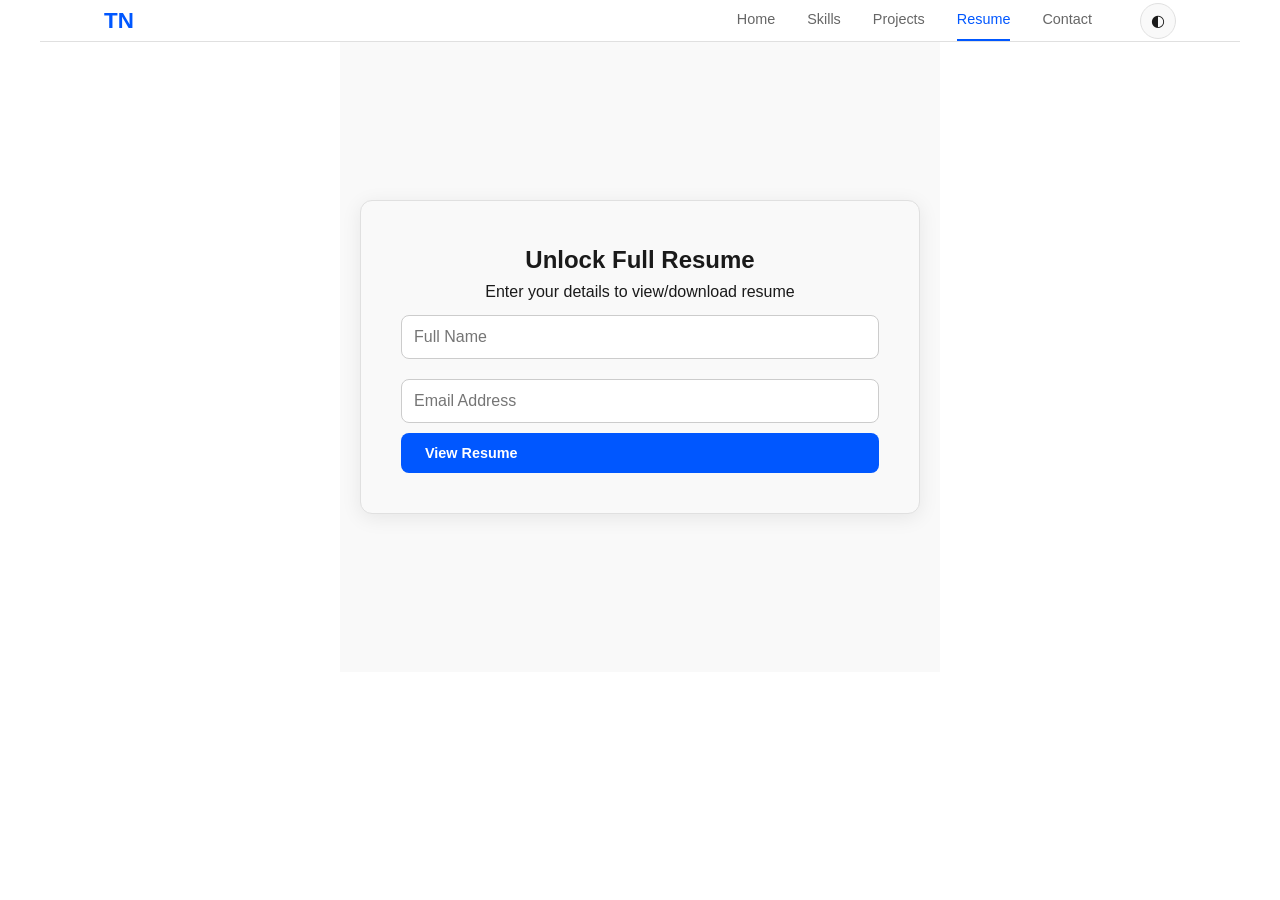
<file: resume.html>
<!DOCTYPE html>
<html lang="en">
<head>
    <meta charset="UTF-8">
    <meta name="viewport" content="width=device-width, initial-scale=1.0">
    <title>Resume | Tilothama Nunna</title>
    <link rel="stylesheet" href="style.css">

    <style>
        .resume-section {
            max-width: 600px;
            margin: auto;
            text-align: center;
            min-height: 70vh;
            display: flex;
            flex-direction: column;
            justify-content: center;
            padding: 20px;
        }

        .form-box {
            background: var(--card-bg, #fff);
            padding: 40px;
            border-radius: 12px;
            border: 1px solid var(--border, #ddd);
            box-shadow: 0 4px 20px rgba(0,0,0,0.08);
        }

        .input-field {
            width: 100%;
            padding: 12px;
            margin: 10px 0;
            border-radius: 8px;
            border: 1px solid #ccc;
            font-size: 16px;
            box-sizing: border-box;
        }

        .input-field:focus {
            outline: none;
            border-color: var(--accent, #007bff);
        }

        .input-field.invalid {
            border-color: #e74c3c;
            background: #fff8f8;
        }

        .btn.primary {
            background-color: var(--accent, #007bff);
            color: white;
            border: none;
            padding: 12px 24px;
            border-radius: 8px;
            cursor: pointer;
            font-weight: 600;
            width: 100%;
        }

        .btn.primary:disabled {
            opacity: 0.6;
            cursor: not-allowed;
        }

        .field-error {
            color: #e74c3c;
            font-size: 12px;
            text-align: left;
            display: none;
        }

        #resume-content {
            display: none;
            animation: fadeIn 0.5s ease;
        }

        @keyframes fadeIn {
            from { opacity: 0; }
            to { opacity: 1; }
        }
    </style>
</head>

<body>

<nav class="container-wide">
    <div class="logo"><strong>TN</strong></div>
    <div class="nav-links">
        <a href="index.html">Home</a>
        <a href="skills.html">Skills</a>
        <a href="projects.html">Projects</a>
        <a href="resume.html" class="active">Resume</a>
        <a href="contact.html">Contact</a>
        <button id="theme-btn">◐</button>
    </div>
</nav>

<section class="resume-section">

    <!-- FORM -->
    <div id="resume-form" class="form-box">
        <h2>Unlock Full Resume</h2>
        <p>Enter your details to view/download resume</p>

        <form id="resume-form-element" novalidate>

            <input type="text" id="res-name" class="input-field" placeholder="Full Name">
            <div class="field-error" id="name-error"></div>

            <input type="email" id="res-email" class="input-field" placeholder="Email Address">
            <div class="field-error" id="email-error"></div>

            <button type="submit" id="submit-btn" class="btn primary">
                View Resume
            </button>
        </form>
    </div>

    <!-- SUCCESS -->
    <div id="resume-content">
        <h2 style="color: var(--accent, #007bff);">Access Granted</h2>
        <p>You can now download your resume.</p>

        <a href="resume/Tilothama_Nunna_Resume.pdf"
           class="btn primary"
           target="_blank"
           style="display:inline-block; margin-top:20px;">
            Download Resume
        </a>
    </div>

</section>

<script>

const SHEET_URL = "https://script.google.com/macros/s/AKfycbwDq13WaWzSspBbf0bqMd8dWucfNNMtUi9Ais5wxVcvb7U_ygiWkA_LDcJ6XoGUlJcJLA/exec";

const BLOCKED_DOMAINS = [
    'mailinator.com','guerrillamail.com','tempmail.com','yopmail.com',
    '10minutemail.com','trashmail.com','getnada.com'
];

// Error helpers
function showError(id, msg) {
    const el = document.getElementById(id);
    el.textContent = msg;
    el.style.display = "block";
}

function clearErrors() {
    document.querySelectorAll(".field-error").forEach(e => e.style.display = "none");
}

// Submit handler
document.getElementById("resume-form-element").addEventListener("submit", function(e) {
    e.preventDefault();

    const name = document.getElementById("res-name").value.trim();
    const email = document.getElementById("res-email").value.trim().toLowerCase();
    const btn = document.getElementById("submit-btn");

    clearErrors();

    let valid = true;

    // Name validation
    if (name.length < 3) {
        showError("name-error", "Enter valid full name");
        valid = false;
    }

    // Email validation
    const emailRegex = /^[^\s@]+@[^\s@]+\.[^\s@]+$/;
    if (!emailRegex.test(email)) {
        showError("email-error", "Enter valid email");
        valid = false;
    } else {
        const domain = email.split("@")[1];
        if (BLOCKED_DOMAINS.includes(domain)) {
            showError("email-error", "Temporary emails not allowed");
            valid = false;
        }
    }

    if (!valid) return;

    btn.innerText = "Processing...";
    btn.disabled = true;

    // 🔥 FIXED FETCH (important)
    fetch(SHEET_URL, {
        method: "POST",
        body: JSON.stringify({ name, email })
    })
    .then(() => showResume())
    .catch(() => showResume());
});

// Show resume
function showResume() {
    document.getElementById("resume-form").style.display = "none";
    document.getElementById("resume-content").style.display = "block";
}

// Theme toggle
document.getElementById("theme-btn").addEventListener("click", () => {
    document.body.classList.toggle("dark-theme");
});

</script>

</body>
</html>
</file>
<file: style.css>
/* ============================================================
   TILOTHAMA NUNNA - PROFESSIONAL PORTFOLIO
   Clean, Working CSS - Light & Dark Theme
   ============================================================ */

/* Root Variables */
:root {
  --bg: #ffffff;
  --text: #1a1a1a;
  --text-light: #666666;
  --accent: #0057ff;
  --card-bg: #f9f9f9;
  --border: #e0e0e0;
  --nav-bg: rgba(255, 255, 255, 0.95);
  --shadow: 0 2px 10px rgba(0,0,0,0.08);
}

[data-theme="dark"] {
  --bg: #1a1a1a;
  --text: #ffffff;
  --text-light: #b0b0b0;
  --accent: #4d9fff;
  --card-bg: #2a2a2a;
  --border: #3a3a3a;
  --nav-bg: rgba(26, 26, 26, 0.95);
  --shadow: 0 2px 10px rgba(0,0,0,0.3);
}

/* ── Basic Reset ── */
* {
  margin: 0;
  padding: 0;
  box-sizing: border-box;
}

html {
  scroll-behavior: smooth;
}

body {
  font-family: -apple-system, BlinkMacSystemFont, "Segoe UI", Roboto, Oxygen, Ubuntu, Cantarell, sans-serif;
  background: var(--bg);
  color: var(--text);
  line-height: 1.6;
  transition: background 0.3s, color 0.3s;
}

a {
  color: inherit;
  text-decoration: none;
}

img {
  max-width: 100%;
  display: block;
}

/* ── Navigation ── */
nav {
  position: sticky;
  top: 0;
  z-index: 1000;
  background: var(--nav-bg);
  backdrop-filter: blur(10px);
  border-bottom: 1px solid var(--border);
  padding: 1rem 5%;
  display: flex;
  justify-content: space-between;
  align-items: center;
}

.logo {
  font-size: 1.4rem;
  font-weight: 700;
  color: var(--accent);
}

.nav-links {
  display: flex;
  align-items: center;
  gap: 2rem;
}

.nav-links a {
  font-size: 0.9rem;
  font-weight: 500;
  color: var(--text-light);
  transition: color 0.3s;
  padding: 0.5rem 0;
  border-bottom: 2px solid transparent;
}

.nav-links a:hover,
.nav-links a.active {
  color: var(--accent);
  border-bottom-color: var(--accent);
}

.nav-divider {
  width: 1px;
  height: 20px;
  background: var(--border);
}

.nav-social {
  display: inline-block;
  padding: 0.4rem 0.8rem;
  border: 1px solid var(--border);
  border-radius: 20px;
  font-size: 0.85rem;
  font-weight: 600;
  color: var(--accent);
  transition: all 0.3s;
}

.nav-social:hover {
  background: var(--accent);
  color: #fff;
  border-color: var(--accent);
}

#theme-btn {
  background: var(--card-bg);
  border: 1px solid var(--border);
  color: var(--text);
  width: 36px;
  height: 36px;
  border-radius: 50%;
  cursor: pointer;
  font-size: 1rem;
  transition: all 0.3s;
  display: flex;
  align-items: center;
  justify-content: center;
  margin-left: 1rem;
}

#theme-btn:hover {
  background: var(--accent);
  color: #fff;
  border-color: var(--accent);
}

.hamburger {
  display: none;
  flex-direction: column;
  gap: 5px;
  background: none;
  border: none;
  cursor: pointer;
  padding: 8px;
}

.hamburger span {
  width: 22px;
  height: 2px;
  background: var(--text);
  border-radius: 2px;
  transition: all 0.3s;
  display: block;
}

.hamburger.active span:nth-child(1) {
  transform: translateY(7px) rotate(45deg);
}

.hamburger.active span:nth-child(2) {
  opacity: 0;
}

.hamburger.active span:nth-child(3) {
  transform: translateY(-7px) rotate(-45deg);
}

.mobile-nav {
  display: none;
  position: fixed;
  top: 60px;
  left: 0;
  right: 0;
  background: var(--nav-bg);
  border-bottom: 1px solid var(--border);
  flex-direction: column;
  padding: 1rem;
  gap: 0.5rem;
  z-index: 999;
  backdrop-filter: blur(10px);
}

.mobile-nav.active {
  display: flex;
}

.mobile-nav a {
  padding: 0.75rem 1rem;
  color: var(--text-light);
  transition: color 0.3s;
  border-radius: 8px;
  font-size: 0.95rem;
  font-weight: 500;
}

.mobile-nav a:hover,
.mobile-nav a.active {
  background: var(--card-bg);
  color: var(--accent);
}

/* ── Container ── */
.container-wide {
  max-width: 1200px;
  margin: 0 auto;
  padding: 0 5%;
  width: 100%;
}

/* ── Sections ── */
section {
  padding: 6rem 0;
}

section:nth-child(even) {
  background: var(--card-bg);
}

/* ── Buttons ── */
.btn {
  display: inline-flex;
  align-items: center;
  gap: 0.5rem;
  padding: 0.8rem 1.8rem;
  border-radius: 25px;
  font-weight: 600;
  font-size: 0.9rem;
  cursor: pointer;
  border: none;
  transition: all 0.3s;
  text-decoration: none;
  white-space: nowrap;
}

.btn.primary {
  background: var(--accent);
  color: white;
}

.btn.primary:hover {
  opacity: 0.9;
  transform: translateY(-2px);
  box-shadow: 0 4px 15px rgba(0, 87, 255, 0.3);
}

.btn.secondary {
  border: 2px solid var(--accent);
  color: var(--accent);
  background: transparent;
}

.btn.secondary:hover {
  background: var(--accent);
  color: white;
}

/* ── Hero Section ── */
.hero-split {
  display: flex;
  align-items: center;
  justify-content: space-between;
  min-height: 85vh;
  gap: 2rem;
  padding-top: 2rem;
}

.hero-content {
  flex: 1.5;
  padding-right: 2rem;
}

.hero-image-container {
  flex: 1;
  display: flex;
  justify-content: flex-end;
}

.hero-profile-img {
  width: 450px;
  height: 450px;
  border-radius: 50%;
  object-fit: cover;
  aspect-ratio: 1 / 1;
  border: 4px solid var(--accent);
  box-shadow: 0 20px 60px rgba(0,0,0,0.1);
}

.hero-name {
  font-size: 5rem;
  line-height: 1;
  font-weight: 800;
  letter-spacing: -3px;
  margin-bottom: 1.5rem;
  color: var(--text);
}

.hero-role {
  font-size: 1.8rem;
  color: var(--accent);
  font-weight: 600;
  margin-bottom: 1.5rem;
}

.hero-desc {
  font-size: 1.25rem;
  max-width: 650px;
  margin-bottom: 2.5rem;
  opacity: 0.8;
  line-height: 1.6;
}

.hero-btns {
  display: flex;
  gap: 1.2rem;
  flex-wrap: wrap;
}

/* ── Metrics Bar ── */
.metrics-bar {
  display: flex;
  gap: 4rem;
  margin-top: 4rem;
  padding-top: 2.5rem;
  border-top: 1px solid var(--border);
  flex-wrap: wrap;
}

.metric-item {
  display: flex;
  flex-direction: column;
  gap: 0.2rem;
}

.metric-value-row {
  display: flex;
  align-items: baseline;
}

.metric-number {
  font-size: 2.8rem;
  font-weight: 800;
  color: var(--text);
  line-height: 1;
}

.metric-unit {
  font-size: 1.5rem;
  font-weight: 800;
  color: var(--accent);
  margin-left: 2px;
}

.metric-label {
  font-size: 0.7rem;
  font-weight: 700;
  opacity: 0.5;
  text-transform: uppercase;
  letter-spacing: 2px;
}

/* ── About Section ── */
.about-section {
  padding: 8rem 0;
  background: var(--card-bg);
  border-top: 1px solid var(--border);
  border-bottom: 1px solid var(--border);
}

.about-inner {
  display: flex;
  align-items: center;
  justify-content: space-between;
  gap: 5%;
  max-width: 1400px;
  margin: 0 auto;
  width: 100%;
}

.about-left {
  flex: 1;
  padding: 1rem;
}

.about-timeline-box {
  position: relative;
  padding-left: 40px;
  border-left: 2px dashed var(--accent);
}

.about-step {
  margin-bottom: 3rem;
  position: relative;
}

.about-step-dot {
  position: absolute;
  left: -51px;
  top: 0;
  width: 20px;
  height: 20px;
  background: var(--card-bg);
  border: 3px solid var(--accent);
  border-radius: 50%;
}

.about-step-dot.filled {
  background: var(--accent);
}

.about-step h4 {
  font-size: 0.8rem;
  letter-spacing: 1px;
  color: var(--accent);
  margin-bottom: 0.5rem;
  text-transform: uppercase;
}

.about-step p.step-title {
  font-weight: 700;
  font-size: 1.1rem;
  margin-bottom: 0.5rem;
}

.about-step p.step-sub {
  font-size: 0.95rem;
  opacity: 0.7;
}

.about-connector {
  margin-bottom: 3rem;
  opacity: 0.3;
  font-size: 1.5rem;
}

.about-right {
  flex: 1.4;
}

.about-right h2 {
  font-size: 3.2rem;
  margin-bottom: 2rem;
  letter-spacing: -1.5px;
  line-height: 1.1;
  color: var(--text);
}

.about-right p {
  font-size: 1.3rem;
  line-height: 1.8;
  opacity: 0.9;
  margin-bottom: 1.5rem;
}

/* ── Career Section ── */
.career-section {
  padding: 8rem 0;
}

.career-section h2 {
  text-align: center;
  margin-bottom: 4rem;
  font-size: 2.5rem;
  font-weight: 800;
}

.career-timeline {
  max-width: 900px;
  margin: 0 auto;
  position: relative;
  padding-left: 50px;
  border-left: 2px solid var(--accent);
}

.career-item {
  margin-bottom: 5rem;
  position: relative;
}

.career-item:last-child {
  margin-bottom: 0;
}

.career-dot {
  position: absolute;
  left: -61px;
  top: 0;
  width: 22px;
  height: 22px;
  border-radius: 50%;
  background: var(--accent);
}

.career-dot.outlined {
  background: var(--border);
  border: 2px solid var(--accent);
}

.career-dot.empty {
  background: var(--border);
}

.career-date {
  color: var(--accent);
  font-weight: 700;
  font-size: 0.85rem;
  text-transform: uppercase;
  letter-spacing: 1px;
  margin-bottom: 0.3rem;
}

.career-title {
  font-size: 1.8rem;
  font-weight: 700;
  margin-bottom: 0.3rem;
}

.career-company {
  font-size: 1.1rem;
  color: var(--text-light);
  margin-bottom: 1rem;
}

.career-list {
  list-style: none;
  padding: 0;
  opacity: 0.8;
  line-height: 1.6;
}

.career-list li {
  margin-bottom: 0.5rem;
  padding-left: 1rem;
  position: relative;
}

.career-list li::before {
  content: '•';
  position: absolute;
  left: 0;
  color: var(--accent);
}

/* ── Page Title ── */
.section-title {
  font-size: 3rem;
  font-weight: 800;
  margin-bottom: 1rem;
  text-align: center;
}

.section-subtitle {
  text-align: center;
  color: var(--text-light);
  font-size: 1rem;
  margin-bottom: 2rem;
}

/* ── Skills ── */
.skills-grid {
  display: grid;
  grid-template-columns: repeat(auto-fit, minmax(280px, 1fr));
  gap: 1.5rem;
  margin-top: 3rem;
}

.skill-card {
  background: var(--card-bg);
  border: 1px solid var(--border);
  padding: 1.5rem;
  border-radius: 12px;
  transition: all 0.3s;
}

.skill-card:hover {
  transform: translateY(-5px);
  box-shadow: var(--shadow);
  border-color: var(--accent);
}

.skill-card h3 {
  font-size: 1rem;
  font-weight: 700;
  margin-bottom: 1rem;
  color: var(--text);
}

.badge-container {
  display: flex;
  flex-wrap: wrap;
  gap: 6px;
}

.badge-container img {
  height: 24px;
  border-radius: 4px;
}

/* ── Projects ── */
.project-grid {
  display: grid;
  grid-template-columns: repeat(auto-fill, minmax(320px, 1fr));
  gap: 1.5rem;
  margin-top: 3rem;
}

.project-card {
  background: var(--card-bg);
  border: 1px solid var(--border);
  padding: 1.5rem;
  border-radius: 12px;
  display: flex;
  flex-direction: column;
  transition: all 0.3s;
}

.project-card:hover {
  transform: translateY(-5px);
  box-shadow: var(--shadow);
  border-color: var(--accent);
}

.project-card h3 {
  font-size: 1.2rem;
  font-weight: 700;
  margin: 0.5rem 0;
  color: var(--text);
}

.project-category {
  font-size: 0.7rem;
  font-weight: 700;
  text-transform: uppercase;
  color: var(--accent);
  letter-spacing: 1px;
  margin-bottom: 0.5rem;
}

.project-desc {
  font-size: 0.9rem;
  color: var(--text-light);
  margin-bottom: 1rem;
  line-height: 1.6;
  flex-grow: 1;
}

.project-highlight {
  background: rgba(0, 87, 255, 0.08);
  border-left: 3px solid var(--accent);
  padding: 0.75rem;
  border-radius: 4px;
  font-size: 0.85rem;
  margin-bottom: 1rem;
}

.project-highlight strong {
  color: var(--accent);
}

.tech-badges {
  display: flex;
  flex-wrap: wrap;
  gap: 6px;
  margin-bottom: 1rem;
}

.tech-badges img {
  height: 20px;
  border-radius: 3px;
}

.btn-group {
  display: flex;
  gap: 0.5rem;
  flex-wrap: wrap;
}

.btn-small {
  padding: 0.5rem 1rem;
  font-size: 0.8rem;
  border-radius: 8px;
}

/* ── Resume ── */
.resume-gate {
  max-width: 500px;
  margin: 6rem auto;
  background: var(--card-bg);
  border: 1px solid var(--border);
  padding: 2rem;
  border-radius: 12px;
  text-align: center;
  box-shadow: var(--shadow);
}

.resume-gate h2 {
  font-size: 1.8rem;
  font-weight: 800;
  margin-bottom: 1rem;
}

.resume-gate p {
  color: var(--text-light);
  margin-bottom: 1.5rem;
  font-size: 0.95rem;
}

/* ── Contact ── */
.contact-wrapper {
  display: flex;
  gap: 4rem;
  align-items: flex-start;
}

.contact-info {
  flex: 1;
}

.contact-info h1 {
  font-size: 3rem;
  font-weight: 800;
  margin-bottom: 1.5rem;
  line-height: 1.1;
}

.contact-info p {
  font-size: 1rem;
  color: var(--text-light);
  margin-bottom: 2rem;
  line-height: 1.8;
}

.contact-detail {
  margin-bottom: 1rem;
  font-size: 0.95rem;
}

.contact-detail strong {
  color: var(--text);
}

.contact-detail a {
  color: var(--accent);
  transition: opacity 0.3s;
}

.contact-detail a:hover {
  opacity: 0.7;
}

.contact-form {
  flex: 1.2;
  background: var(--card-bg);
  border: 1px solid var(--border);
  padding: 2rem;
  border-radius: 12px;
  box-shadow: var(--shadow);
}

.contact-form h3 {
  font-size: 1.2rem;
  font-weight: 700;
  margin-bottom: 1.5rem;
}

.form-group {
  margin-bottom: 1.2rem;
}

.form-group label {
  display: block;
  font-size: 0.8rem;
  font-weight: 700;
  text-transform: uppercase;
  color: var(--text-light);
  margin-bottom: 0.4rem;
  letter-spacing: 0.5px;
}

.form-group input,
.form-group textarea {
  width: 100%;
  padding: 0.8rem;
  border: 1px solid var(--border);
  border-radius: 8px;
  background: var(--bg);
  color: var(--text);
  font-size: 0.9rem;
  font-family: inherit;
  transition: all 0.3s;
  resize: vertical;
}

.form-group input:focus,
.form-group textarea:focus {
  outline: none;
  border-color: var(--accent);
  box-shadow: 0 0 0 3px rgba(0, 87, 255, 0.1);
}

.submit-btn {
  width: 100%;
  padding: 0.9rem;
  background: var(--accent);
  color: white;
  border: none;
  border-radius: 8px;
  font-size: 0.9rem;
  font-weight: 700;
  cursor: pointer;
  transition: all 0.3s;
}

.submit-btn:hover {
  opacity: 0.9;
  transform: translateY(-2px);
}

/* ── Footer ── */
footer {
  padding: 2rem 5%;
  text-align: center;
  border-top: 1px solid var(--border);
  color: var(--text-light);
  font-size: 0.85rem;
}

/* ============================================================
   RESPONSIVE — TABLET ≤1024px
   ============================================================ */
@media (max-width: 1024px) {
  .hero-split {
    flex-direction: column-reverse;
    text-align: center;
    min-height: unset;
    padding: 3rem 0;
  }

  .hero-content {
    padding-right: 0;
  }

  .hero-image-container {
    justify-content: center;
  }

  .hero-profile-img {
    width: 300px;
    height: 300px;
  }

  .hero-name {
    font-size: 3.5rem;
    letter-spacing: -2px;
  }

  .hero-role {
    font-size: 1.3rem;
  }

  .hero-btns {
    justify-content: center;
  }

  .metrics-bar {
    justify-content: center;
    gap: 2.5rem;
  }

  .hero-desc {
    margin-left: auto;
    margin-right: auto;
  }

  .about-inner {
    flex-direction: column;
    gap: 3rem;
  }

  .about-left {
    width: 100%;
  }

  .about-right {
    width: 100%;
  }

  .about-right h2 {
    font-size: 2.2rem;
  }

  .about-right p {
    font-size: 1.1rem;
  }

  .contact-wrapper {
    flex-direction: column;
    gap: 2rem;
  }

  .contact-info h1 {
    font-size: 2.2rem;
  }
}

/* ============================================================
   RESPONSIVE — MOBILE ≤768px
   ============================================================ */
@media (max-width: 768px) {
  /* Nav */
  .nav-links {
    display: none;
  }

  .hamburger {
    display: flex;
  }

  /* Hero */
  .hero-name {
    font-size: 2.6rem;
    letter-spacing: -1px;
  }

  .hero-role {
    font-size: 1.1rem;
  }

  .hero-desc {
    font-size: 1rem;
  }

  .hero-profile-img {
    width: 240px;
    height: 240px;
  }

  /* Metrics */
  .metrics-bar {
    gap: 1.5rem;
  }

  .metric-number {
    font-size: 2rem;
  }

  .metric-unit {
    font-size: 1.2rem;
  }

  /* About */
  .about-section {
    padding: 4rem 0;
  }

  .about-right h2 {
    font-size: 1.8rem;
    letter-spacing: -0.5px;
  }

  .about-right p {
    font-size: 1rem;
  }

  /* Career */
  .career-section {
    padding: 4rem 0;
  }

  .career-section h2 {
    font-size: 1.8rem;
    margin-bottom: 2.5rem;
  }

  .career-timeline {
    padding-left: 25px;
  }

  .career-dot {
    left: -36px;
    width: 18px;
    height: 18px;
  }

  .career-title {
    font-size: 1.3rem;
  }

  .career-company {
    font-size: 0.95rem;
  }

  /* Grids */
  .skills-grid,
  .project-grid {
    grid-template-columns: 1fr;
  }

  /* Section padding */
  section {
    padding: 4rem 0;
  }

  .section-title {
    font-size: 2rem;
  }

  /* Resume */
  .resume-gate {
    margin: 3rem 1rem;
  }

  /* Contact */
  .contact-info h1 {
    font-size: 1.8rem;
  }

  .contact-form {
    padding: 1.5rem;
  }
}

/* ============================================================
   RESPONSIVE — SMALL PHONES ≤480px
   ============================================================ */
@media (max-width: 480px) {
  nav {
    padding: 0.8rem 5%;
  }

  .hero-name {
    font-size: 2rem;
    letter-spacing: -0.5px;
  }

  .hero-profile-img {
    width: 180px;
    height: 180px;
  }

  .hero-btns {
    flex-direction: column;
    align-items: center;
  }

  .btn {
    width: 100%;
    justify-content: center;
  }

  .metrics-bar {
    gap: 1.2rem;
  }

  .metric-number {
    font-size: 1.7rem;
  }

  .about-timeline-box {
    padding-left: 25px;
  }

  .about-step-dot {
    left: -36px;
  }

  .career-timeline {
    padding-left: 20px;
  }

  .career-dot {
    left: -30px;
    width: 14px;
    height: 14px;
  }

  .career-title {
    font-size: 1.1rem;
  }

  .section-title {
    font-size: 1.7rem;
  }
}
</file>
